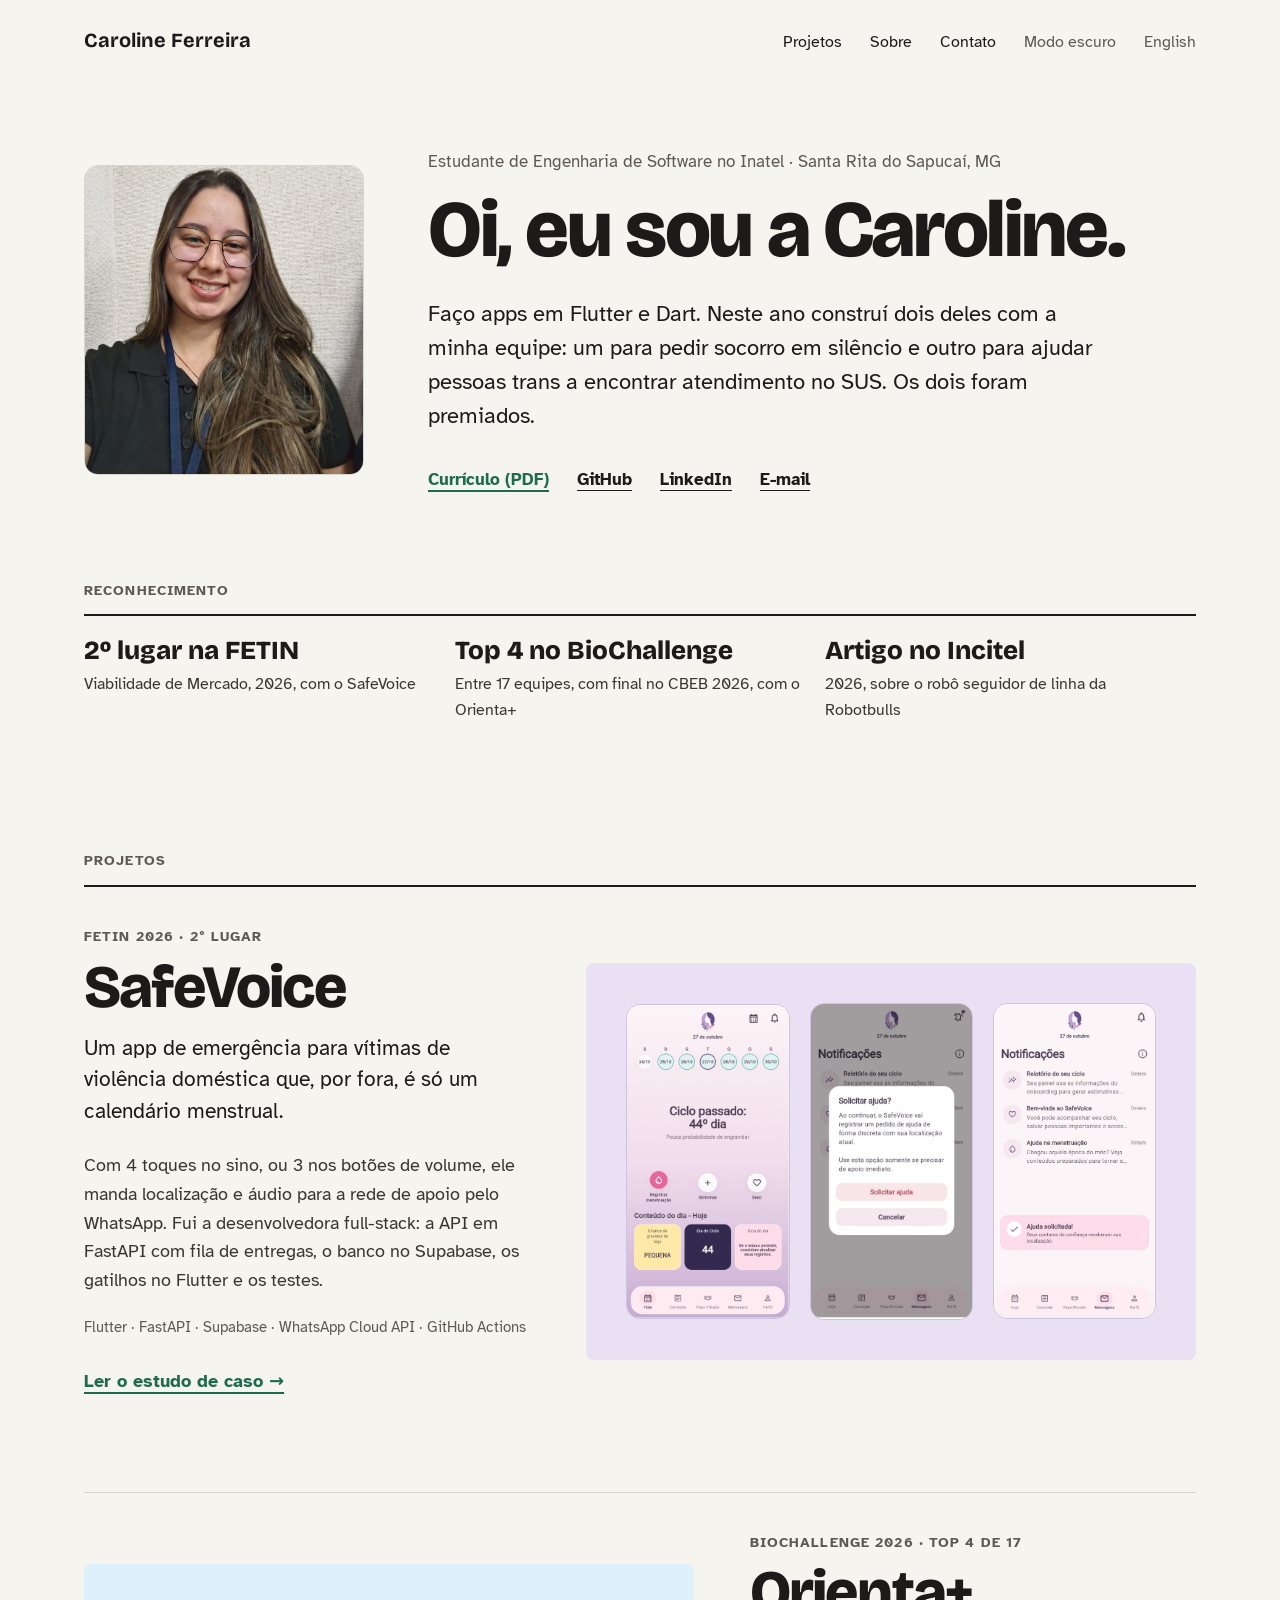
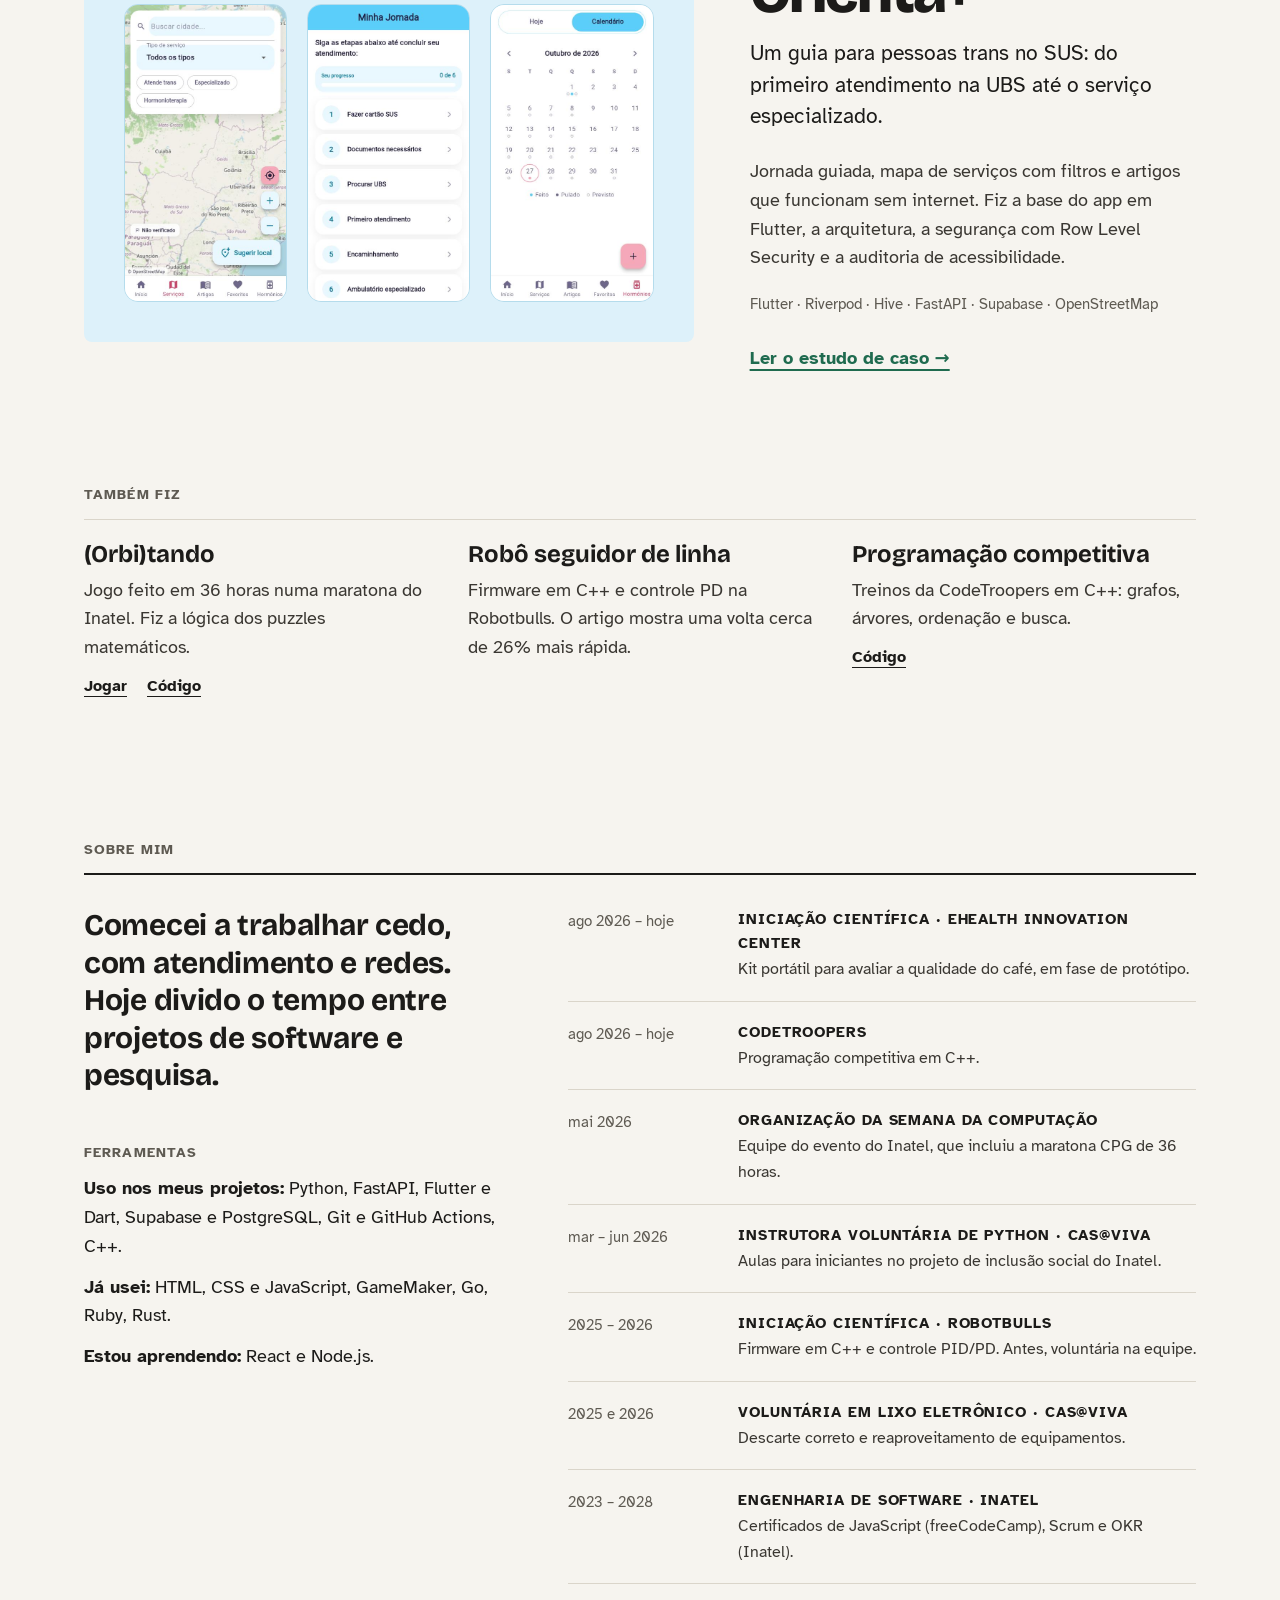
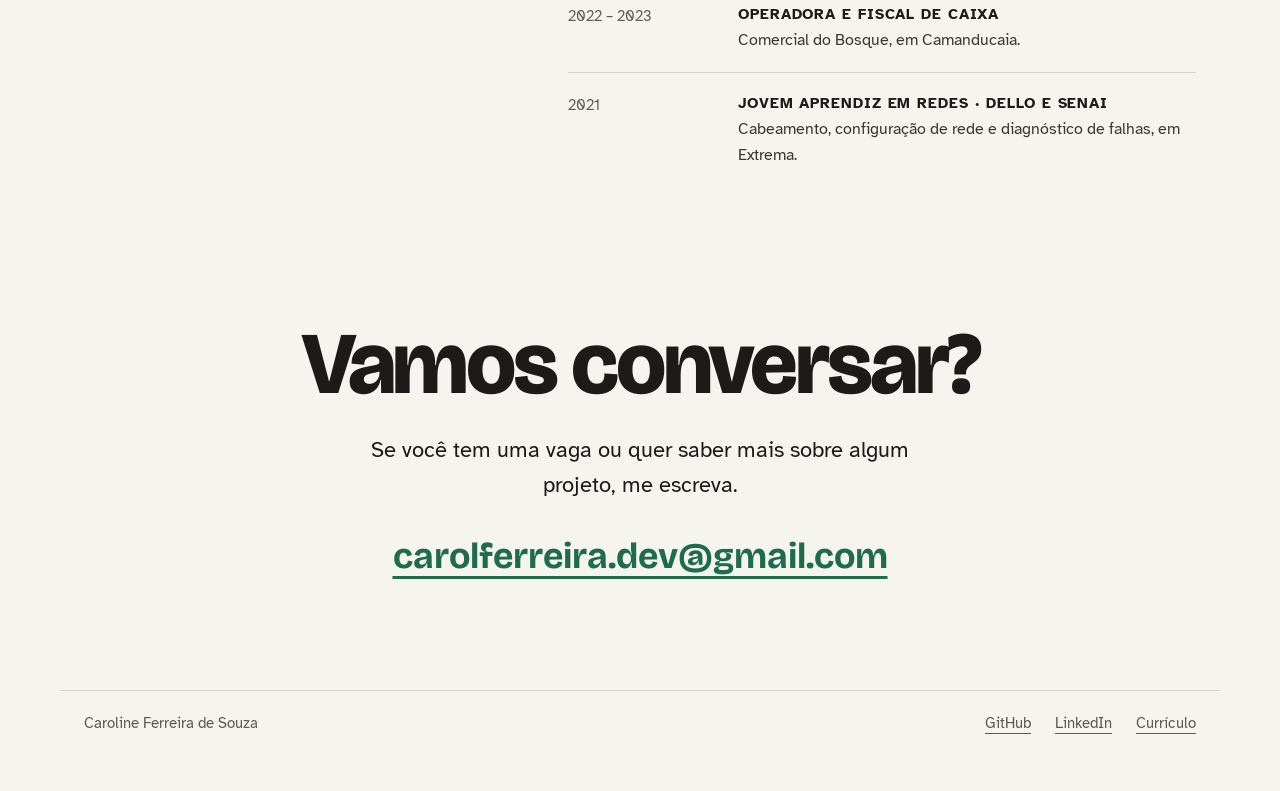
<file: index.html>
<!doctype html>
<html lang="pt-BR">
<head>
  <meta charset="utf-8">
  <meta name="viewport" content="width=device-width, initial-scale=1">
  <title>Caroline Ferreira de Souza · Desenvolvedora de Software</title>
  <meta name="description" content="Portfólio de Caroline Ferreira de Souza, estudante de Engenharia de Software no Inatel. Apps em Flutter e Dart premiados na FETIN e no BioChallenge 2026.">
  <link rel="canonical" href="https://carolferreira-dev.github.io/portifolio/">
  <link rel="alternate" hreflang="pt-BR" href="https://carolferreira-dev.github.io/portifolio/">
  <link rel="alternate" hreflang="en" href="https://carolferreira-dev.github.io/portifolio/en/">
  <meta property="og:type" content="website">
  <meta property="og:title" content="Caroline Ferreira de Souza · Desenvolvedora de Software">
  <meta property="og:description" content="Apps em Flutter e Dart para problemas reais de saúde e segurança.">
  <meta property="og:url" content="https://carolferreira-dev.github.io/portifolio/">
  <meta property="og:image" content="https://carolferreira-dev.github.io/portifolio/assets/img/caroline.jpg">
  <meta property="og:locale" content="pt_BR">
  <link rel="icon" href="favicon.svg" type="image/svg+xml">
  <script>try { var t = localStorage.getItem('theme'); if (t === 'light' || t === 'dark') document.documentElement.dataset.theme = t; } catch (e) {}</script>
  <link rel="preconnect" href="https://fonts.googleapis.com">
  <link rel="preconnect" href="https://fonts.gstatic.com" crossorigin>
  <link href="https://fonts.googleapis.com/css2?family=Bricolage+Grotesque:opsz,wght@12..96,700;12..96,800&family=Atkinson+Hyperlegible:ital,wght@0,400;0,700;1,400&display=swap" rel="stylesheet">
  <link rel="stylesheet" href="assets/css/style.css?v=2">
  <script src="assets/js/main.js?v=2" defer></script>
</head>
<body>
  <a class="skip-link" href="#conteudo">Pular para o conteúdo</a>

  <header class="site-header">
    <div class="wrap">
      <a class="brand" href="#inicio">Caroline Ferreira</a>
      <nav class="nav" aria-label="Principal">
        <a href="#projetos">Projetos</a>
        <a href="#sobre">Sobre</a>
        <a href="#contato">Contato</a>
        <button class="theme-toggle" type="button" data-label-dark="Modo escuro" data-label-light="Modo claro">Modo escuro</button>
        <a class="quiet" href="en/" hreflang="en" lang="en">English</a>
      </nav>
    </div>
  </header>

  <main id="conteudo">
    <section class="hero wrap" id="inicio">
      <div class="hero-grid">
        <img class="hero-photo" src="assets/img/caroline.jpg" width="900" height="996" alt="Foto de Caroline sorrindo, de óculos e cabelo longo">
        <div class="hero-text">
          <p class="kicker">Estudante de Engenharia de Software no Inatel · Santa Rita do Sapucaí, MG</p>
          <h1>Oi, eu sou a Caroline.</h1>
          <p class="intro">Faço apps em Flutter e Dart. Neste ano construí dois deles com a minha equipe: um para pedir socorro em silêncio e outro para ajudar pessoas trans a encontrar atendimento no SUS. Os dois foram premiados.</p>
          <div class="hero-links">
            <a class="action" href="assets/docs/curriculo-caroline-ferreira.pdf" download>Currículo (PDF)</a>
            <a href="https://github.com/carolferreira-dev" rel="me">GitHub</a>
            <a href="https://www.linkedin.com/in/carolineferreiradesouza" rel="me">LinkedIn</a>
            <a href="mailto:carolferreira.dev@gmail.com">E-mail</a>
          </div>
        </div>
      </div>

      <h2 class="label awards-title">Reconhecimento</h2>
      <ul class="awards rule-strong">
        <li><strong>2º lugar na FETIN</strong><span>Viabilidade de Mercado, 2026, com o SafeVoice</span></li>
        <li><strong>Top 4 no BioChallenge</strong><span>Entre 17 equipes, com final no CBEB 2026, com o Orienta+</span></li>
        <li><strong>Artigo no Incitel</strong><span>2026, sobre o robô seguidor de linha da Robotbulls</span></li>
      </ul>
    </section>

    <section class="section wrap" id="projetos" aria-labelledby="projetos-titulo">
      <h2 class="label" id="projetos-titulo">Projetos</h2>

      <article class="project rule-strong" aria-labelledby="sv">
        <div class="project-text">
          <p class="label">FETIN 2026 · 2º lugar</p>
          <h3 id="sv">SafeVoice</h3>
          <p class="lede">Um app de emergência para vítimas de violência doméstica que, por fora, é só um calendário menstrual.</p>
          <p class="details">Com 4 toques no sino, ou 3 nos botões de volume, ele manda localização e áudio para a rede de apoio pelo WhatsApp. Fui a desenvolvedora full-stack: a API em FastAPI com fila de entregas, o banco no Supabase, os gatilhos no Flutter e os testes.</p>
          <p class="stack">Flutter · FastAPI · Supabase · WhatsApp Cloud API · GitHub Actions</p>
          <p class="more"><a class="action" href="projetos/safevoice.html">Ler o estudo de caso →</a></p>
        </div>
        <div class="shots band-sv">
          <img src="assets/img/safevoice/01-inicio-disfarce.png" width="448" height="870" loading="lazy" alt="Tela inicial com aparência de calendário menstrual">
          <img src="assets/img/safevoice/05-sos-confirmacao.png" width="436" height="854" loading="lazy" alt="Confirmação “Solicitar ajuda?” depois de 4 toques no sino">
          <img src="assets/img/safevoice/07-sos-ajuda-solicitada.png" width="436" height="849" loading="lazy" alt="Aviso “Ajuda solicitada!”">
        </div>
      </article>

      <article class="project reverse rule" aria-labelledby="op">
        <div class="shots band-op">
          <img src="assets/img/orienta/05-mapa-servicos.png" width="450" height="825" loading="lazy" alt="Mapa de serviços com os filtros Atende trans, Especializado e Hormonioterapia">
          <img src="assets/img/orienta/06-jornada.png" width="450" height="825" loading="lazy" alt="Jornada guiada em seis etapas">
          <img src="assets/img/orienta/10-hormonizacao-calendario.png" width="450" height="825" loading="lazy" alt="Calendário de hormonização">
        </div>
        <div class="project-text">
          <p class="label">BioChallenge 2026 · Top 4 de 17</p>
          <h3 id="op">Orienta+</h3>
          <p class="lede">Um guia para pessoas trans no SUS: do primeiro atendimento na UBS até o serviço especializado.</p>
          <p class="details">Jornada guiada, mapa de serviços com filtros e artigos que funcionam sem internet. Fiz a base do app em Flutter, a arquitetura, a segurança com Row Level Security e a auditoria de acessibilidade.</p>
          <p class="stack">Flutter · Riverpod · Hive · FastAPI · Supabase · OpenStreetMap</p>
          <p class="more"><a class="action" href="projetos/orienta-plus.html">Ler o estudo de caso →</a></p>
        </div>
      </article>

      <h3 class="label also-title">Também fiz</h3>
      <div class="also rule">
        <article>
          <h4>(Orbi)tando</h4>
          <p>Jogo feito em 36 horas numa maratona do Inatel. Fiz a lógica dos puzzles matemáticos.</p>
          <p class="links"><a href="https://njj21.itch.io/orbitando">Jogar</a><a href="https://github.com/carolferreira-dev/the-sixth-slice">Código</a></p>
        </article>
        <article>
          <h4>Robô seguidor de linha</h4>
          <p>Firmware em C++ e controle PD na Robotbulls. O artigo mostra uma volta cerca de 26% mais rápida.</p>
        </article>
        <article>
          <h4>Programação competitiva</h4>
          <p>Treinos da CodeTroopers em C++: grafos, árvores, ordenação e busca.</p>
          <p class="links"><a href="https://github.com/carolferreira-dev/treinamento-codetroopers">Código</a></p>
        </article>
      </div>
    </section>

    <section class="section wrap" id="sobre" aria-labelledby="sobre-titulo">
      <h2 class="label" id="sobre-titulo">Sobre mim</h2>
      <div class="about rule-strong">
        <div class="about-intro">
          <p class="statement">Comecei a trabalhar cedo, com atendimento e redes. Hoje divido o tempo entre projetos de software e pesquisa.</p>
          <h3 class="label">Ferramentas</h3>
          <p><strong>Uso nos meus projetos:</strong> Python, FastAPI, Flutter e Dart, Supabase e PostgreSQL, Git e GitHub Actions, C++.</p>
          <p><strong>Já usei:</strong> HTML, CSS e JavaScript, GameMaker, Go, Ruby, Rust.</p>
          <p><strong>Estou aprendendo:</strong> React e Node.js.</p>
        </div>
        <ol class="timeline">
          <li><time>ago 2026 – hoje</time><div><h4>Iniciação Científica · eHealth Innovation Center</h4><p>Kit portátil para avaliar a qualidade do café, em fase de protótipo.</p></div></li>
          <li><time>ago 2026 – hoje</time><div><h4>CodeTroopers</h4><p>Programação competitiva em C++.</p></div></li>
          <li><time>mai 2026</time><div><h4>Organização da Semana da Computação</h4><p>Equipe do evento do Inatel, que incluiu a maratona CPG de 36 horas.</p></div></li>
          <li><time>mar – jun 2026</time><div><h4>Instrutora voluntária de Python · Cas@Viva</h4><p>Aulas para iniciantes no projeto de inclusão social do Inatel.</p></div></li>
          <li><time>2025 – 2026</time><div><h4>Iniciação Científica · Robotbulls</h4><p>Firmware em C++ e controle PID/PD. Antes, voluntária na equipe.</p></div></li>
          <li><time>2025 e 2026</time><div><h4>Voluntária em lixo eletrônico · Cas@Viva</h4><p>Descarte correto e reaproveitamento de equipamentos.</p></div></li>
          <li><time>2023 – 2028</time><div><h4>Engenharia de Software · Inatel</h4><p>Certificados de JavaScript (freeCodeCamp), Scrum e OKR (Inatel).</p></div></li>
          <li><time>2022 – 2023</time><div><h4>Operadora e fiscal de caixa</h4><p>Comercial do Bosque, em Camanducaia.</p></div></li>
          <li><time>2021</time><div><h4>Jovem Aprendiz em redes · Dello e Senai</h4><p>Cabeamento, configuração de rede e diagnóstico de falhas, em Extrema.</p></div></li>
        </ol>
      </div>
    </section>

    <section class="contact wrap" id="contato" aria-labelledby="contato-titulo">
      <h2 id="contato-titulo">Vamos conversar?</h2>
      <p>Se você tem uma vaga ou quer saber mais sobre algum projeto, me escreva.</p>
      <a class="email" href="mailto:carolferreira.dev@gmail.com">carolferreira.dev@gmail.com</a>
    </section>
  </main>

  <footer class="site-footer">
    <div class="wrap">
      <span>Caroline Ferreira de Souza</span>
      <nav aria-label="Redes">
        <a href="https://github.com/carolferreira-dev" rel="me">GitHub</a>
        <a href="https://www.linkedin.com/in/carolineferreiradesouza" rel="me">LinkedIn</a>
        <a href="assets/docs/curriculo-caroline-ferreira.pdf" download>Currículo</a>
      </nav>
    </div>
  </footer>
</body>
</html>
</file>
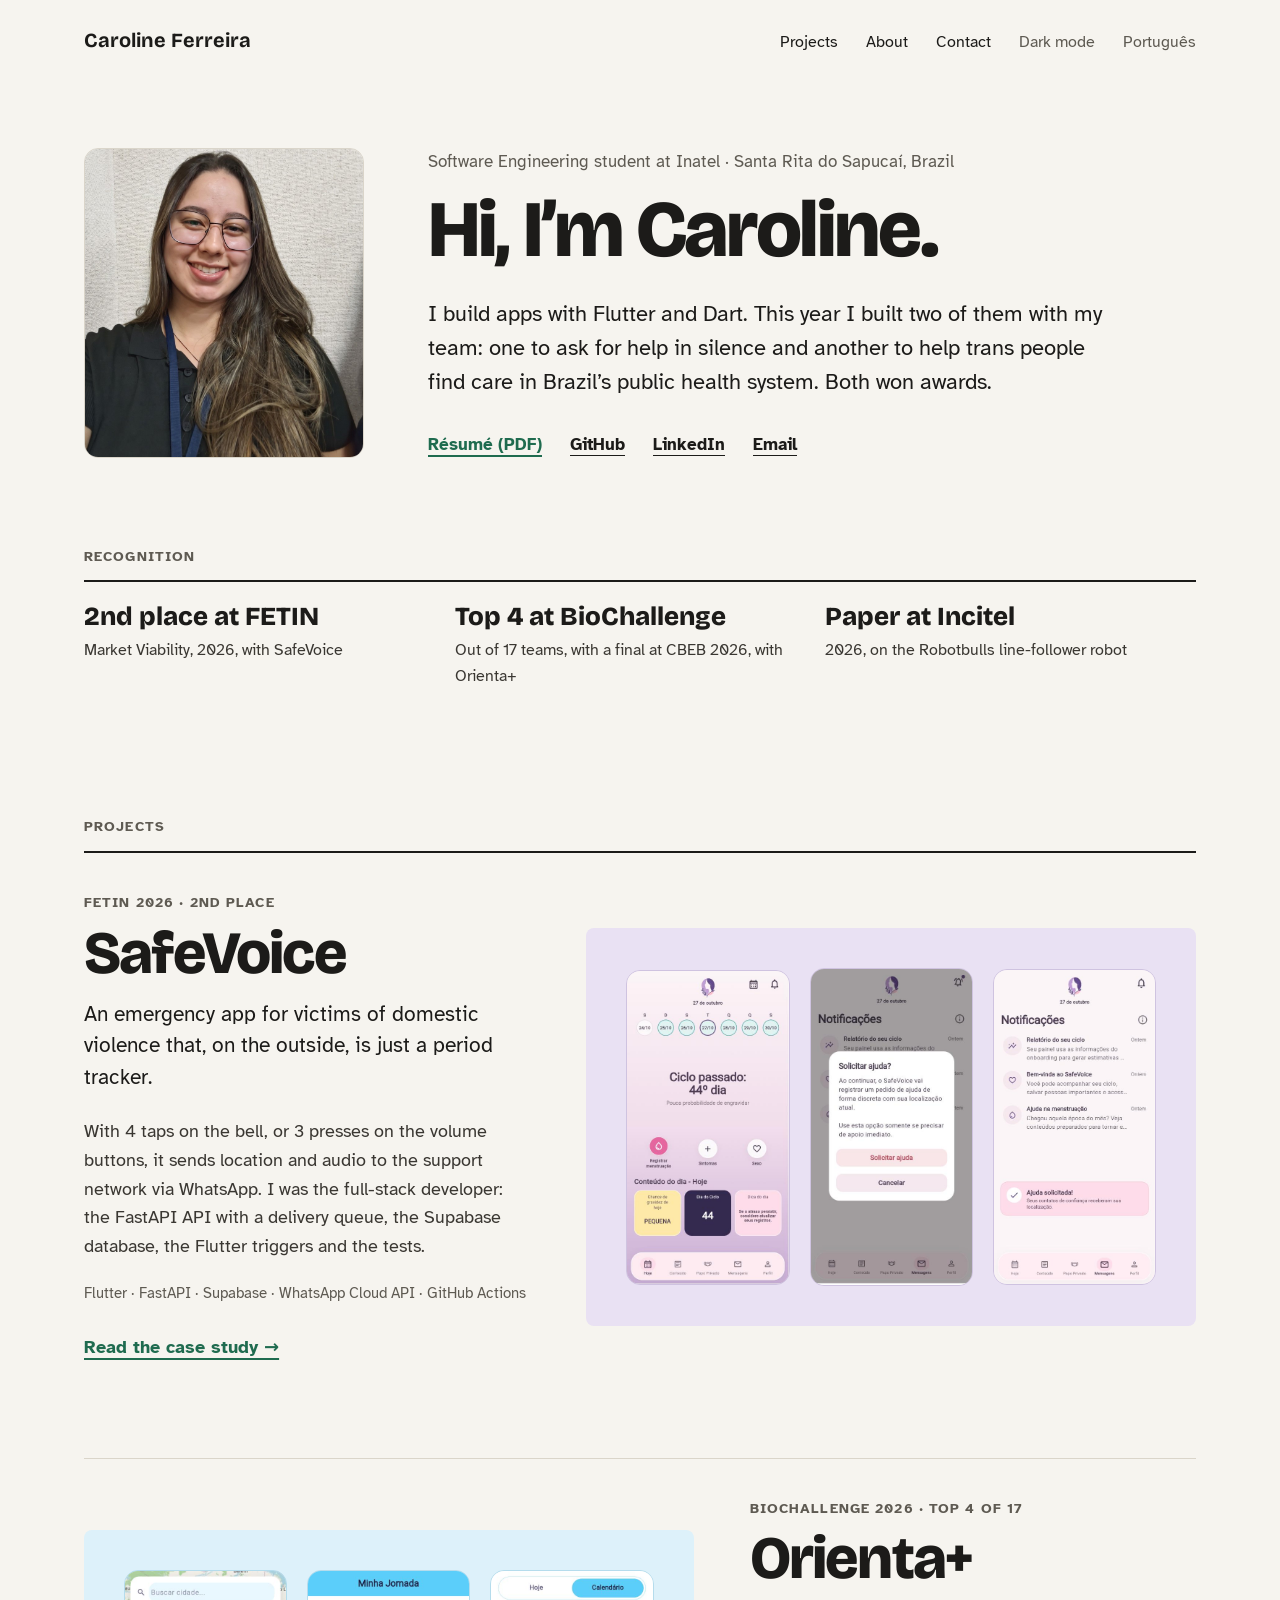
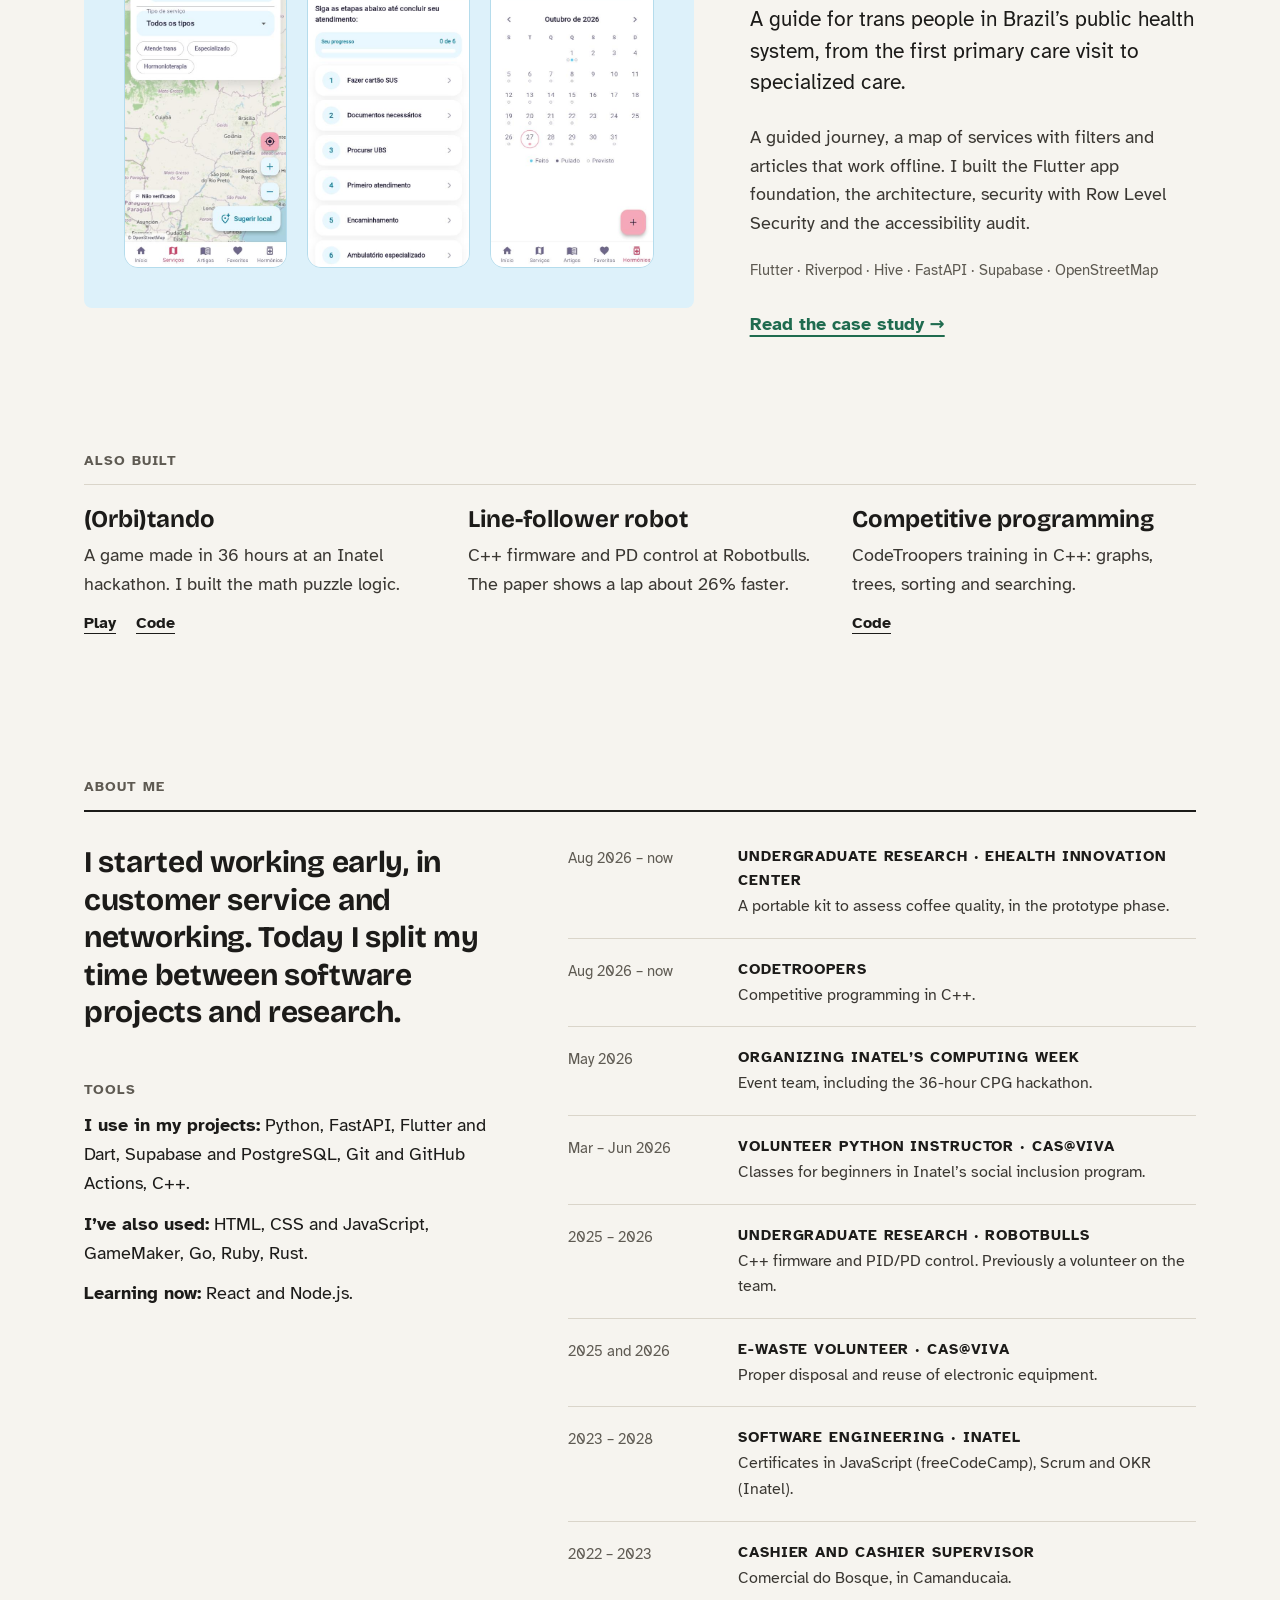
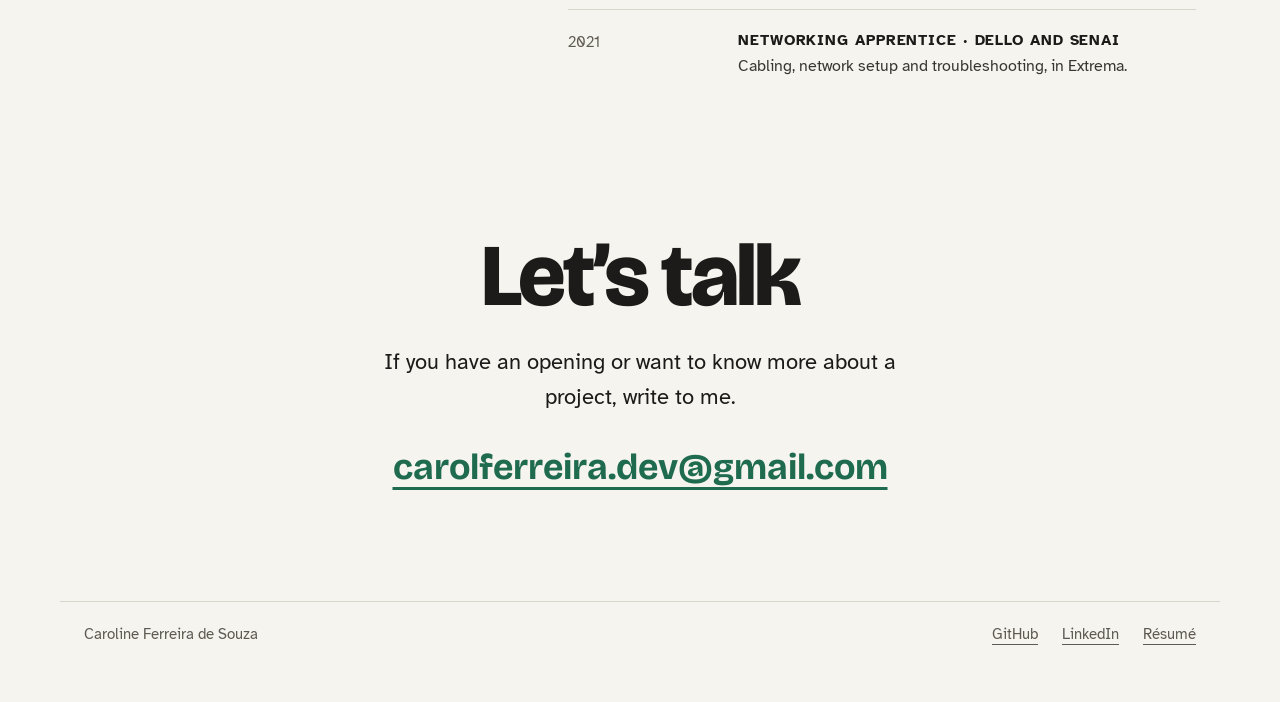
<file: en/index.html>
<!doctype html>
<html lang="en">
<head>
  <meta charset="utf-8">
  <meta name="viewport" content="width=device-width, initial-scale=1">
  <title>Caroline Ferreira de Souza · Software Developer</title>
  <meta name="description" content="Portfolio of Caroline Ferreira de Souza, Software Engineering student at Inatel, Brazil. Award-winning Flutter and Dart apps from FETIN and BioChallenge 2026.">
  <link rel="canonical" href="https://carolferreira-dev.github.io/portifolio/en/">
  <link rel="alternate" hreflang="pt-BR" href="https://carolferreira-dev.github.io/portifolio/">
  <link rel="alternate" hreflang="en" href="https://carolferreira-dev.github.io/portifolio/en/">
  <meta property="og:type" content="website">
  <meta property="og:title" content="Caroline Ferreira de Souza · Software Developer">
  <meta property="og:description" content="Flutter and Dart apps for real problems in health and safety.">
  <meta property="og:url" content="https://carolferreira-dev.github.io/portifolio/en/">
  <meta property="og:image" content="https://carolferreira-dev.github.io/portifolio/assets/img/caroline.jpg">
  <meta property="og:locale" content="en_US">
  <link rel="icon" href="../favicon.svg" type="image/svg+xml">
  <script>try { var t = localStorage.getItem('theme'); if (t === 'light' || t === 'dark') document.documentElement.dataset.theme = t; } catch (e) {}</script>
  <link rel="preconnect" href="https://fonts.googleapis.com">
  <link rel="preconnect" href="https://fonts.gstatic.com" crossorigin>
  <link href="https://fonts.googleapis.com/css2?family=Bricolage+Grotesque:opsz,wght@12..96,700;12..96,800&family=Atkinson+Hyperlegible:ital,wght@0,400;0,700;1,400&display=swap" rel="stylesheet">
  <link rel="stylesheet" href="../assets/css/style.css?v=2">
  <script src="../assets/js/main.js?v=2" defer></script>
</head>
<body>
  <a class="skip-link" href="#content">Skip to content</a>

  <header class="site-header">
    <div class="wrap">
      <a class="brand" href="#home">Caroline Ferreira</a>
      <nav class="nav" aria-label="Main">
        <a href="#projects">Projects</a>
        <a href="#about">About</a>
        <a href="#contact">Contact</a>
        <button class="theme-toggle" type="button" data-label-dark="Dark mode" data-label-light="Light mode">Dark mode</button>
        <a class="quiet" href="../" hreflang="pt-BR" lang="pt-BR">Português</a>
      </nav>
    </div>
  </header>

  <main id="content">
    <section class="hero wrap" id="home">
      <div class="hero-grid">
        <img class="hero-photo" src="../assets/img/caroline.jpg" width="900" height="996" alt="Photo of Caroline smiling, wearing glasses, with long hair">
        <div class="hero-text">
          <p class="kicker">Software Engineering student at Inatel · Santa Rita do Sapucaí, Brazil</p>
          <h1>Hi, I’m Caroline.</h1>
          <p class="intro">I build apps with Flutter and Dart. This year I built two of them with my team: one to ask for help in silence and another to help trans people find care in Brazil’s public health system. Both won awards.</p>
          <div class="hero-links">
            <a class="action" href="../assets/docs/curriculo-caroline-ferreira.pdf" download hreflang="pt-BR" title="Résumé in Portuguese">Résumé (PDF)</a>
            <a href="https://github.com/carolferreira-dev" rel="me">GitHub</a>
            <a href="https://www.linkedin.com/in/carolineferreiradesouza" rel="me">LinkedIn</a>
            <a href="mailto:carolferreira.dev@gmail.com">Email</a>
          </div>
        </div>
      </div>

      <h2 class="label awards-title">Recognition</h2>
      <ul class="awards rule-strong">
        <li><strong>2nd place at FETIN</strong><span>Market Viability, 2026, with SafeVoice</span></li>
        <li><strong>Top 4 at BioChallenge</strong><span>Out of 17 teams, with a final at CBEB 2026, with Orienta+</span></li>
        <li><strong>Paper at Incitel</strong><span>2026, on the Robotbulls line-follower robot</span></li>
      </ul>
    </section>

    <section class="section wrap" id="projects" aria-labelledby="projects-title">
      <h2 class="label" id="projects-title">Projects</h2>

      <article class="project rule-strong" aria-labelledby="sv">
        <div class="project-text">
          <p class="label">FETIN 2026 · 2nd place</p>
          <h3 id="sv">SafeVoice</h3>
          <p class="lede">An emergency app for victims of domestic violence that, on the outside, is just a period tracker.</p>
          <p class="details">With 4 taps on the bell, or 3 presses on the volume buttons, it sends location and audio to the support network via WhatsApp. I was the full-stack developer: the FastAPI API with a delivery queue, the Supabase database, the Flutter triggers and the tests.</p>
          <p class="stack">Flutter · FastAPI · Supabase · WhatsApp Cloud API · GitHub Actions</p>
          <p class="more"><a class="action" href="projects/safevoice.html">Read the case study →</a></p>
        </div>
        <div class="shots band-sv">
          <img src="../assets/img/safevoice/01-inicio-disfarce.png" width="448" height="870" loading="lazy" alt="Home screen that looks like a period tracker (app in Portuguese)">
          <img src="../assets/img/safevoice/05-sos-confirmacao.png" width="436" height="854" loading="lazy" alt="Help request confirmation after 4 taps on the bell">
          <img src="../assets/img/safevoice/07-sos-ajuda-solicitada.png" width="436" height="849" loading="lazy" alt="“Help requested” message">
        </div>
      </article>

      <article class="project reverse rule" aria-labelledby="op">
        <div class="shots band-op">
          <img src="../assets/img/orienta/05-mapa-servicos.png" width="450" height="825" loading="lazy" alt="Map of services with filters (app in Portuguese)">
          <img src="../assets/img/orienta/06-jornada.png" width="450" height="825" loading="lazy" alt="Six-step guided journey">
          <img src="../assets/img/orienta/10-hormonizacao-calendario.png" width="450" height="825" loading="lazy" alt="Hormone therapy calendar">
        </div>
        <div class="project-text">
          <p class="label">BioChallenge 2026 · Top 4 of 17</p>
          <h3 id="op">Orienta+</h3>
          <p class="lede">A guide for trans people in Brazil’s public health system, from the first primary care visit to specialized care.</p>
          <p class="details">A guided journey, a map of services with filters and articles that work offline. I built the Flutter app foundation, the architecture, security with Row Level Security and the accessibility audit.</p>
          <p class="stack">Flutter · Riverpod · Hive · FastAPI · Supabase · OpenStreetMap</p>
          <p class="more"><a class="action" href="projects/orienta-plus.html">Read the case study →</a></p>
        </div>
      </article>

      <h3 class="label also-title">Also built</h3>
      <div class="also rule">
        <article>
          <h4>(Orbi)tando</h4>
          <p>A game made in 36 hours at an Inatel hackathon. I built the math puzzle logic.</p>
          <p class="links"><a href="https://njj21.itch.io/orbitando">Play</a><a href="https://github.com/carolferreira-dev/the-sixth-slice">Code</a></p>
        </article>
        <article>
          <h4>Line-follower robot</h4>
          <p>C++ firmware and PD control at Robotbulls. The paper shows a lap about 26% faster.</p>
        </article>
        <article>
          <h4>Competitive programming</h4>
          <p>CodeTroopers training in C++: graphs, trees, sorting and searching.</p>
          <p class="links"><a href="https://github.com/carolferreira-dev/treinamento-codetroopers">Code</a></p>
        </article>
      </div>
    </section>

    <section class="section wrap" id="about" aria-labelledby="about-title">
      <h2 class="label" id="about-title">About me</h2>
      <div class="about rule-strong">
        <div class="about-intro">
          <p class="statement">I started working early, in customer service and networking. Today I split my time between software projects and research.</p>
          <h3 class="label">Tools</h3>
          <p><strong>I use in my projects:</strong> Python, FastAPI, Flutter and Dart, Supabase and PostgreSQL, Git and GitHub Actions, C++.</p>
          <p><strong>I’ve also used:</strong> HTML, CSS and JavaScript, GameMaker, Go, Ruby, Rust.</p>
          <p><strong>Learning now:</strong> React and Node.js.</p>
        </div>
        <ol class="timeline">
          <li><time>Aug 2026 – now</time><div><h4>Undergraduate research · eHealth Innovation Center</h4><p>A portable kit to assess coffee quality, in the prototype phase.</p></div></li>
          <li><time>Aug 2026 – now</time><div><h4>CodeTroopers</h4><p>Competitive programming in C++.</p></div></li>
          <li><time>May 2026</time><div><h4>Organizing Inatel’s Computing Week</h4><p>Event team, including the 36-hour CPG hackathon.</p></div></li>
          <li><time>Mar – Jun 2026</time><div><h4>Volunteer Python instructor · Cas@Viva</h4><p>Classes for beginners in Inatel’s social inclusion program.</p></div></li>
          <li><time>2025 – 2026</time><div><h4>Undergraduate research · Robotbulls</h4><p>C++ firmware and PID/PD control. Previously a volunteer on the team.</p></div></li>
          <li><time>2025 and 2026</time><div><h4>E-waste volunteer · Cas@Viva</h4><p>Proper disposal and reuse of electronic equipment.</p></div></li>
          <li><time>2023 – 2028</time><div><h4>Software Engineering · Inatel</h4><p>Certificates in JavaScript (freeCodeCamp), Scrum and OKR (Inatel).</p></div></li>
          <li><time>2022 – 2023</time><div><h4>Cashier and cashier supervisor</h4><p>Comercial do Bosque, in Camanducaia.</p></div></li>
          <li><time>2021</time><div><h4>Networking apprentice · Dello and Senai</h4><p>Cabling, network setup and troubleshooting, in Extrema.</p></div></li>
        </ol>
      </div>
    </section>

    <section class="contact wrap" id="contact" aria-labelledby="contact-title">
      <h2 id="contact-title">Let’s talk</h2>
      <p>If you have an opening or want to know more about a project, write to me.</p>
      <a class="email" href="mailto:carolferreira.dev@gmail.com">carolferreira.dev@gmail.com</a>
    </section>
  </main>

  <footer class="site-footer">
    <div class="wrap">
      <span>Caroline Ferreira de Souza</span>
      <nav aria-label="Profiles">
        <a href="https://github.com/carolferreira-dev" rel="me">GitHub</a>
        <a href="https://www.linkedin.com/in/carolineferreiradesouza" rel="me">LinkedIn</a>
        <a href="../assets/docs/curriculo-caroline-ferreira.pdf" download>Résumé</a>
      </nav>
    </div>
  </footer>
</body>
</html>
</file>
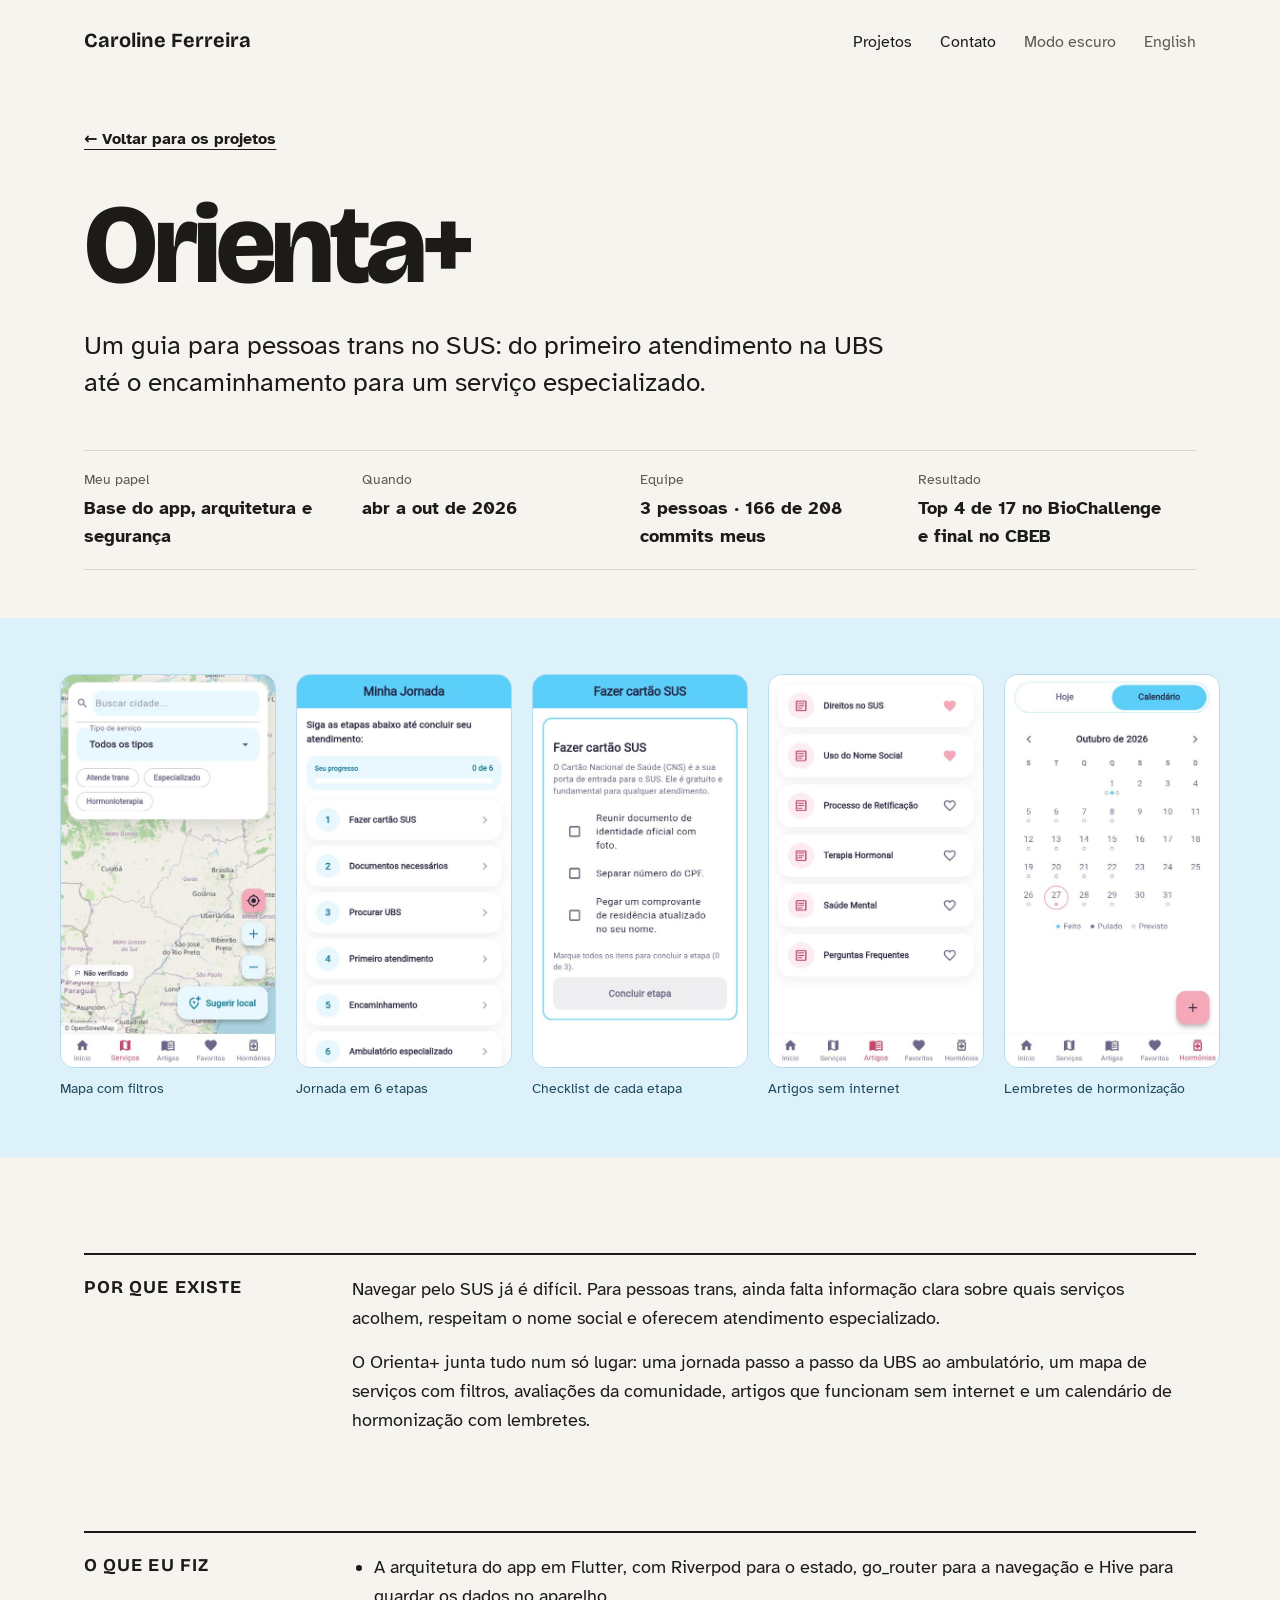
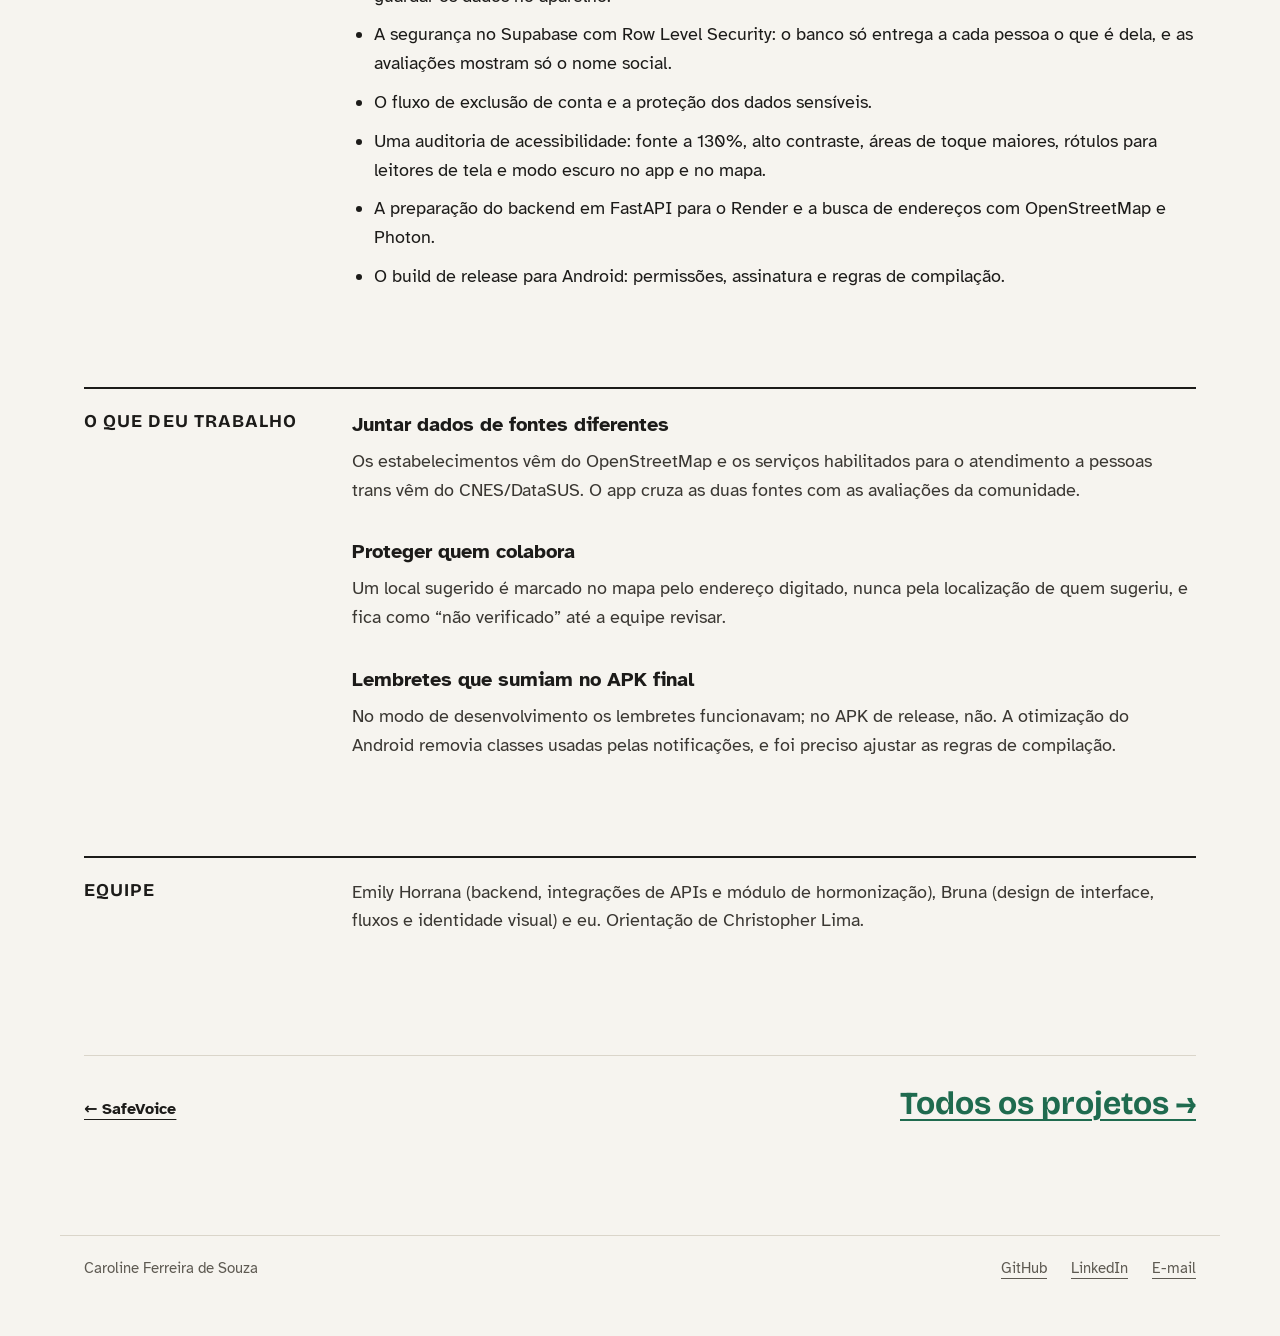
<file: projetos/orienta-plus.html>
<!doctype html>
<html lang="pt-BR">
<head>
  <meta charset="utf-8">
  <meta name="viewport" content="width=device-width, initial-scale=1">
  <title>Orienta+ · Estudo de caso · Caroline Ferreira</title>
  <meta name="description" content="Orienta+: app em Flutter que guia pessoas trans no acesso ao SUS. Top 4 no BioChallenge 2026 e finalista no CBEB 2026.">
  <link rel="canonical" href="https://carolferreira-dev.github.io/portifolio/projetos/orienta-plus.html">
  <link rel="alternate" hreflang="pt-BR" href="https://carolferreira-dev.github.io/portifolio/projetos/orienta-plus.html">
  <link rel="alternate" hreflang="en" href="https://carolferreira-dev.github.io/portifolio/en/projects/orienta-plus.html">
  <meta property="og:type" content="article">
  <meta property="og:title" content="Orienta+ · Estudo de caso">
  <meta property="og:description" content="App que guia pessoas trans no acesso ao SUS, com mapa de serviços, jornada guiada e conteúdo offline.">
  <meta property="og:url" content="https://carolferreira-dev.github.io/portifolio/projetos/orienta-plus.html">
  <link rel="icon" href="../favicon.svg" type="image/svg+xml">
  <script>try { var t = localStorage.getItem('theme'); if (t === 'light' || t === 'dark') document.documentElement.dataset.theme = t; } catch (e) {}</script>
  <link rel="preconnect" href="https://fonts.googleapis.com">
  <link rel="preconnect" href="https://fonts.gstatic.com" crossorigin>
  <link href="https://fonts.googleapis.com/css2?family=Bricolage+Grotesque:opsz,wght@12..96,700;12..96,800&family=Atkinson+Hyperlegible:ital,wght@0,400;0,700;1,400&display=swap" rel="stylesheet">
  <link rel="stylesheet" href="../assets/css/style.css?v=2">
  <script src="../assets/js/main.js?v=2" defer></script>
</head>
<body>
  <a class="skip-link" href="#conteudo">Pular para o conteúdo</a>

  <header class="site-header">
    <div class="wrap">
      <a class="brand" href="../">Caroline Ferreira</a>
      <nav class="nav" aria-label="Principal">
        <a href="../#projetos">Projetos</a>
        <a href="../#contato">Contato</a>
        <button class="theme-toggle" type="button" data-label-dark="Modo escuro" data-label-light="Modo claro">Modo escuro</button>
        <a class="quiet" href="../en/projects/orienta-plus.html" hreflang="en" lang="en">English</a>
      </nav>
    </div>
  </header>

  <main id="conteudo">
    <section class="case-hero wrap">
      <a class="back" href="../#projetos">← Voltar para os projetos</a>
      <h1>Orienta+</h1>
      <p class="summary">Um guia para pessoas trans no SUS: do primeiro atendimento na UBS até o encaminhamento para um serviço especializado.</p>
      <dl class="facts">
        <div><dt>Meu papel</dt><dd>Base do app, arquitetura e segurança</dd></div>
        <div><dt>Quando</dt><dd>abr a out de 2026</dd></div>
        <div><dt>Equipe</dt><dd>3 pessoas · 166 de 208 commits meus</dd></div>
        <div><dt>Resultado</dt><dd>Top 4 de 17 no BioChallenge e final no CBEB</dd></div>
      </dl>
    </section>

    <section class="gallery band-op" aria-label="Telas do app">
      <div class="grid">
        <figure><img src="../assets/img/orienta/05-mapa-servicos.png" width="450" height="825" loading="lazy" alt="Mapa de serviços com os filtros Atende trans, Especializado e Hormonioterapia"><figcaption>Mapa com filtros</figcaption></figure>
        <figure><img src="../assets/img/orienta/06-jornada.png" width="450" height="825" loading="lazy" alt="Jornada guiada em seis etapas"><figcaption>Jornada em 6 etapas</figcaption></figure>
        <figure><img src="../assets/img/orienta/07-etapa-checklist.png" width="450" height="825" loading="lazy" alt="Checklist da etapa Fazer cartão SUS"><figcaption>Checklist de cada etapa</figcaption></figure>
        <figure><img src="../assets/img/orienta/08-base-conhecimento.png" width="450" height="825" loading="lazy" alt="Artigos da base de conhecimento"><figcaption>Artigos sem internet</figcaption></figure>
        <figure><img src="../assets/img/orienta/10-hormonizacao-calendario.png" width="450" height="825" loading="lazy" alt="Calendário de hormonização com doses feitas, puladas e previstas"><figcaption>Lembretes de hormonização</figcaption></figure>
      </div>
    </section>

    <section class="case-section wrap">
      <div class="cols rule-strong">
        <h2 class="label">Por que existe</h2>
        <div class="content">
          <p>Navegar pelo SUS já é difícil. Para pessoas trans, ainda falta informação clara sobre quais serviços acolhem, respeitam o nome social e oferecem atendimento especializado.</p>
          <p>O Orienta+ junta tudo num só lugar: uma jornada passo a passo da UBS ao ambulatório, um mapa de serviços com filtros, avaliações da comunidade, artigos que funcionam sem internet e um calendário de hormonização com lembretes.</p>
        </div>
      </div>
    </section>

    <section class="case-section wrap">
      <div class="cols rule-strong">
        <h2 class="label">O que eu fiz</h2>
        <ul class="content">
          <li>A arquitetura do app em Flutter, com Riverpod para o estado, go_router para a navegação e Hive para guardar os dados no aparelho.</li>
          <li>A segurança no Supabase com Row Level Security: o banco só entrega a cada pessoa o que é dela, e as avaliações mostram só o nome social.</li>
          <li>O fluxo de exclusão de conta e a proteção dos dados sensíveis.</li>
          <li>Uma auditoria de acessibilidade: fonte a 130%, alto contraste, áreas de toque maiores, rótulos para leitores de tela e modo escuro no app e no mapa.</li>
          <li>A preparação do backend em FastAPI para o Render e a busca de endereços com OpenStreetMap e Photon.</li>
          <li>O build de release para Android: permissões, assinatura e regras de compilação.</li>
        </ul>
      </div>
    </section>

    <section class="case-section wrap">
      <div class="cols rule-strong">
        <h2 class="label">O que deu trabalho</h2>
        <div class="content">
          <div class="challenge"><h3>Juntar dados de fontes diferentes</h3><p>Os estabelecimentos vêm do OpenStreetMap e os serviços habilitados para o atendimento a pessoas trans vêm do CNES/DataSUS. O app cruza as duas fontes com as avaliações da comunidade.</p></div>
          <div class="challenge"><h3>Proteger quem colabora</h3><p>Um local sugerido é marcado no mapa pelo endereço digitado, nunca pela localização de quem sugeriu, e fica como “não verificado” até a equipe revisar.</p></div>
          <div class="challenge"><h3>Lembretes que sumiam no APK final</h3><p>No modo de desenvolvimento os lembretes funcionavam; no APK de release, não. A otimização do Android removia classes usadas pelas notificações, e foi preciso ajustar as regras de compilação.</p></div>
        </div>
      </div>
    </section>

    <section class="case-section wrap">
      <div class="cols rule-strong">
        <h2 class="label">Equipe</h2>
        <p class="content team">Emily Horrana (backend, integrações de APIs e módulo de hormonização), Bruna (design de interface, fluxos e identidade visual) e eu. Orientação de Christopher Lima.</p>
      </div>
    </section>

    <nav class="case-next" aria-label="Outros projetos">
      <div class="wrap"><div class="rule">
        <a class="back" href="safevoice.html">← SafeVoice</a>
        <a class="next" href="../#projetos">Todos os projetos →</a>
      </div></div>
    </nav>
  </main>

  <footer class="site-footer">
    <div class="wrap">
      <span>Caroline Ferreira de Souza</span>
      <nav aria-label="Redes">
        <a href="https://github.com/carolferreira-dev" rel="me">GitHub</a>
        <a href="https://www.linkedin.com/in/carolineferreiradesouza" rel="me">LinkedIn</a>
        <a href="mailto:carolferreira.dev@gmail.com">E-mail</a>
      </nav>
    </div>
  </footer>
</body>
</html>
</file>
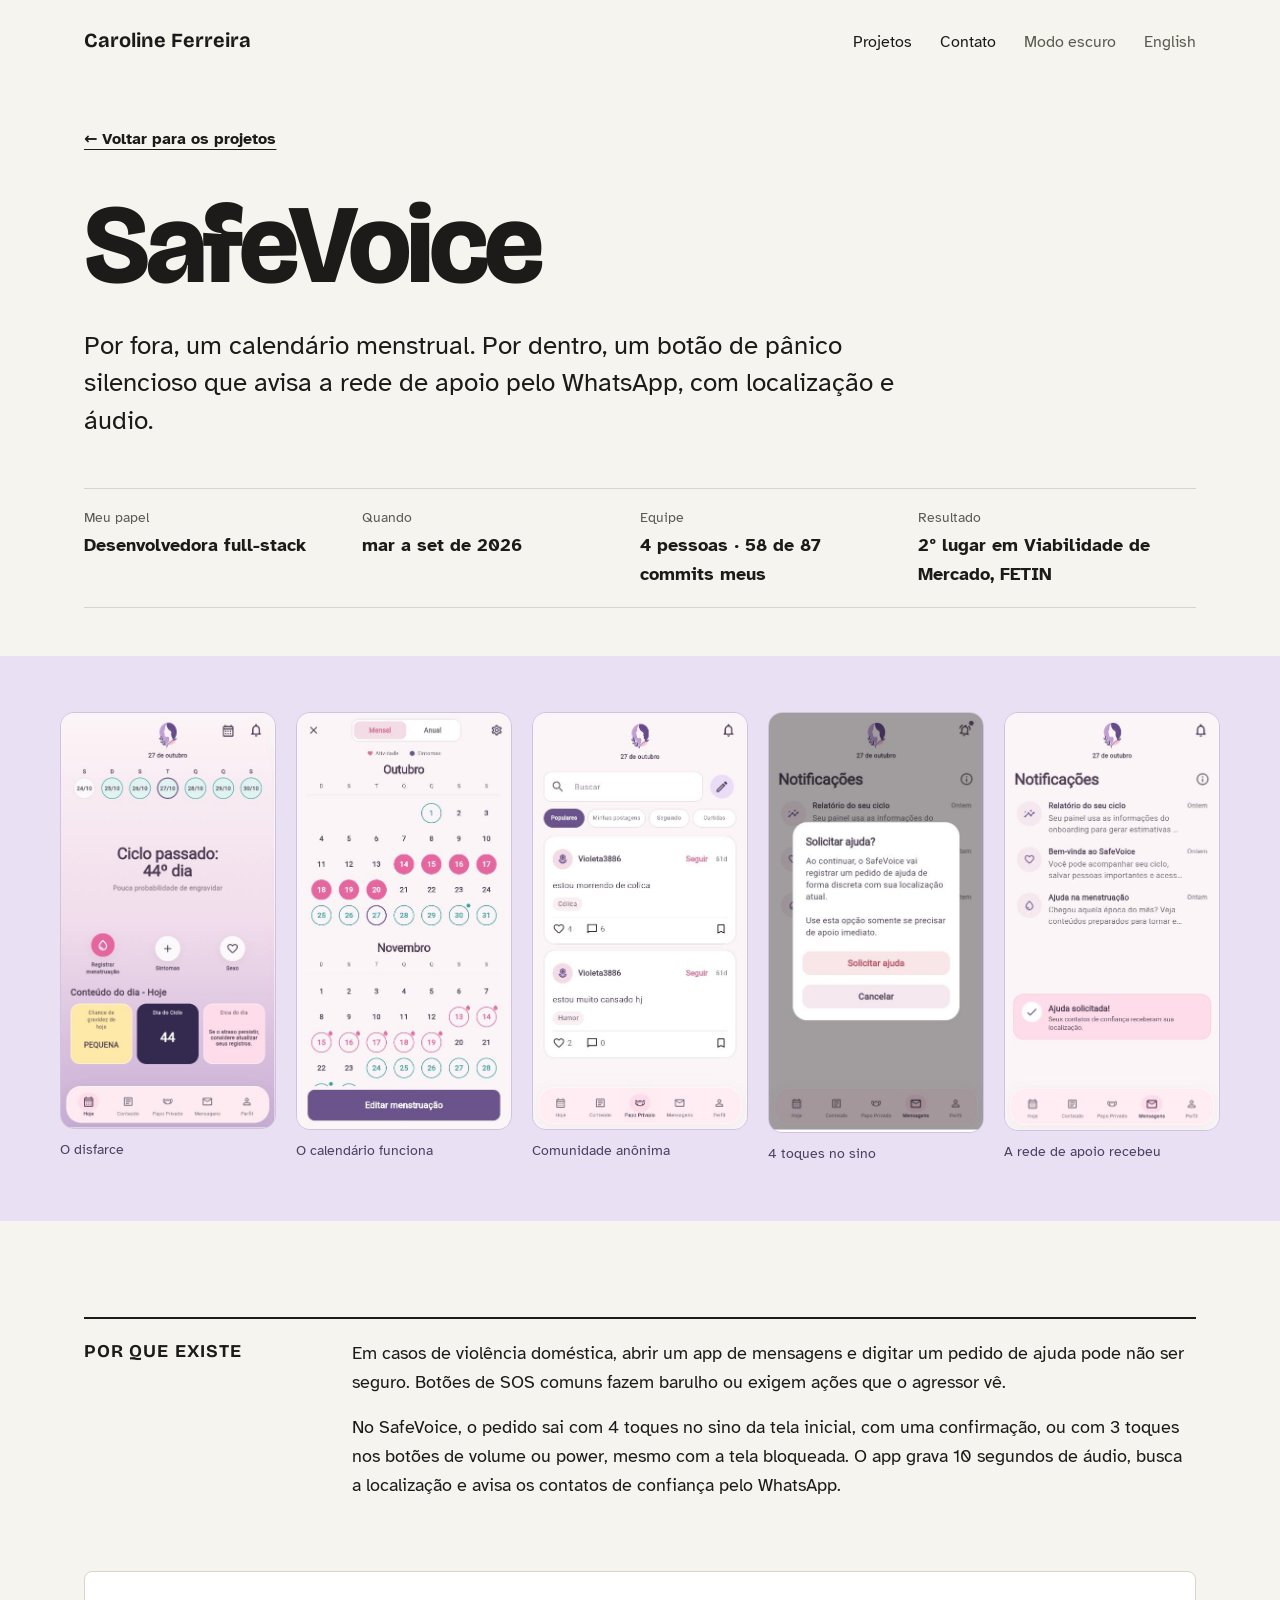
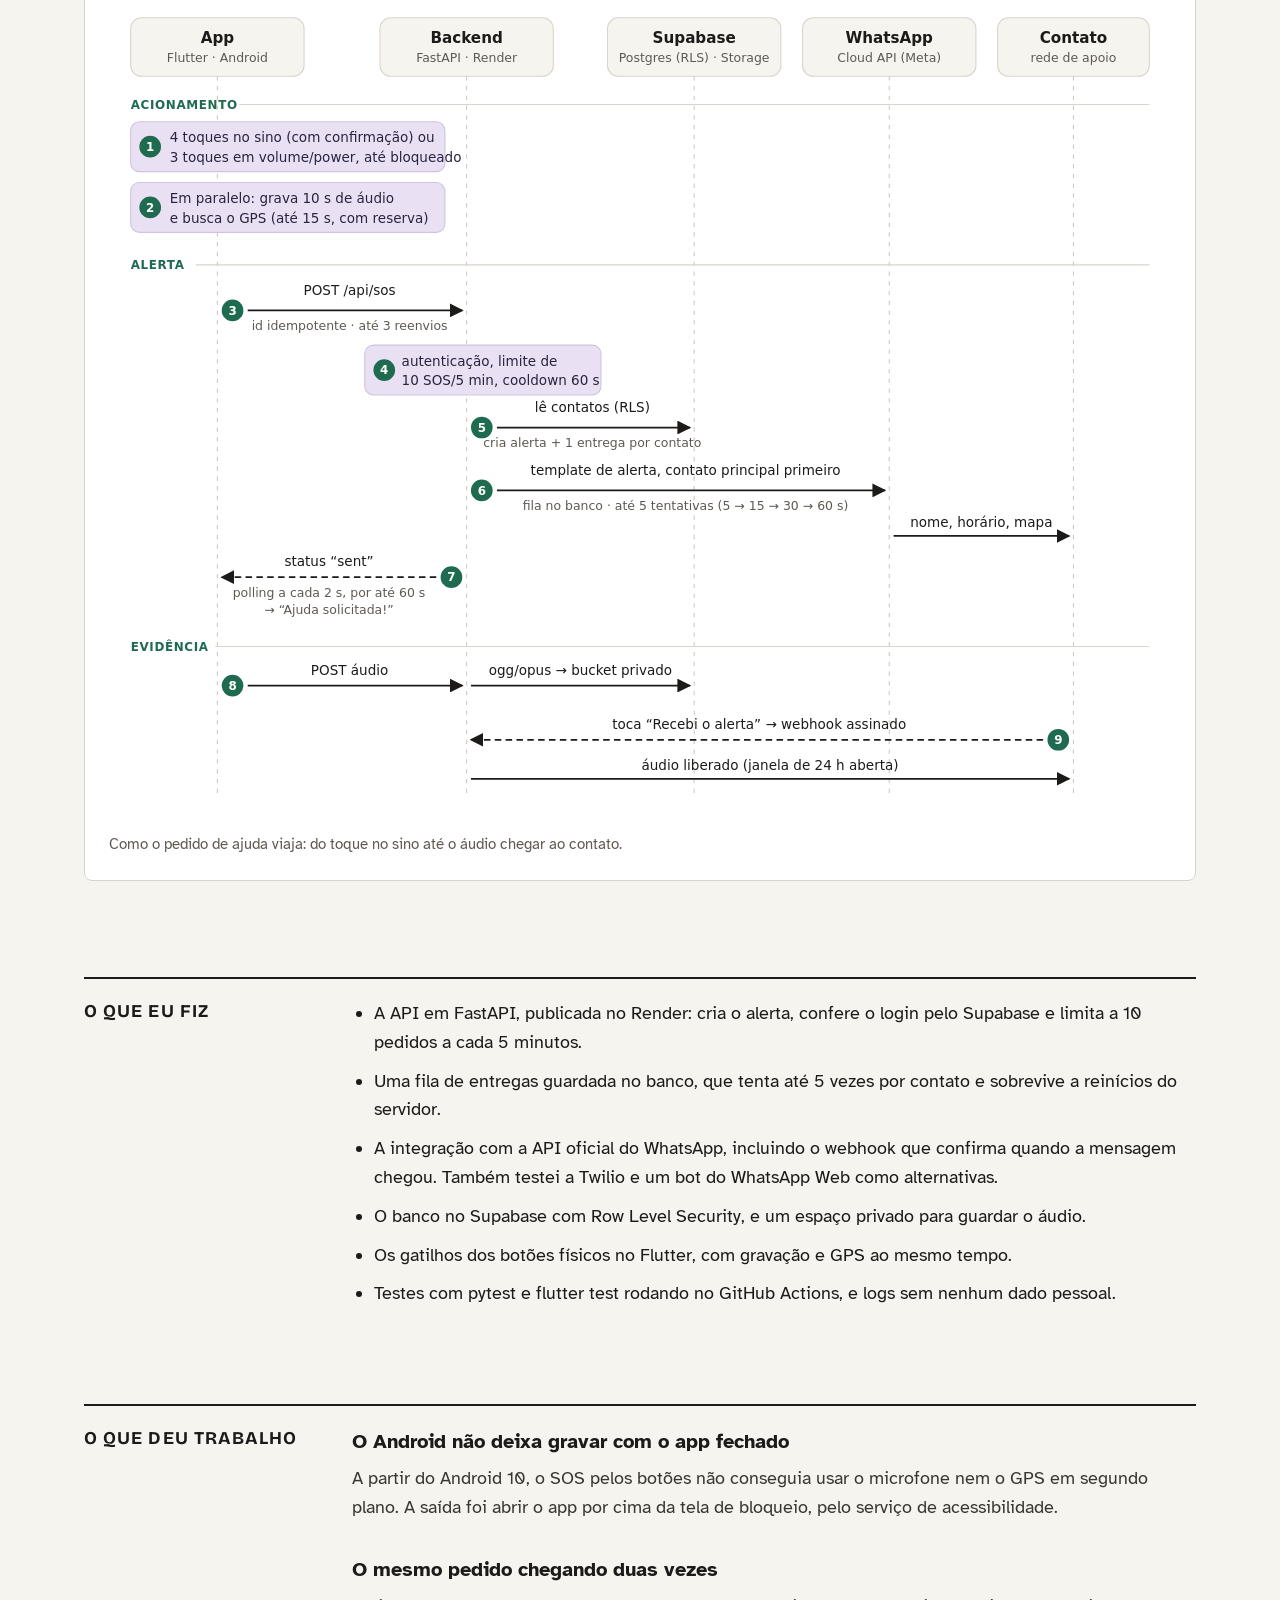
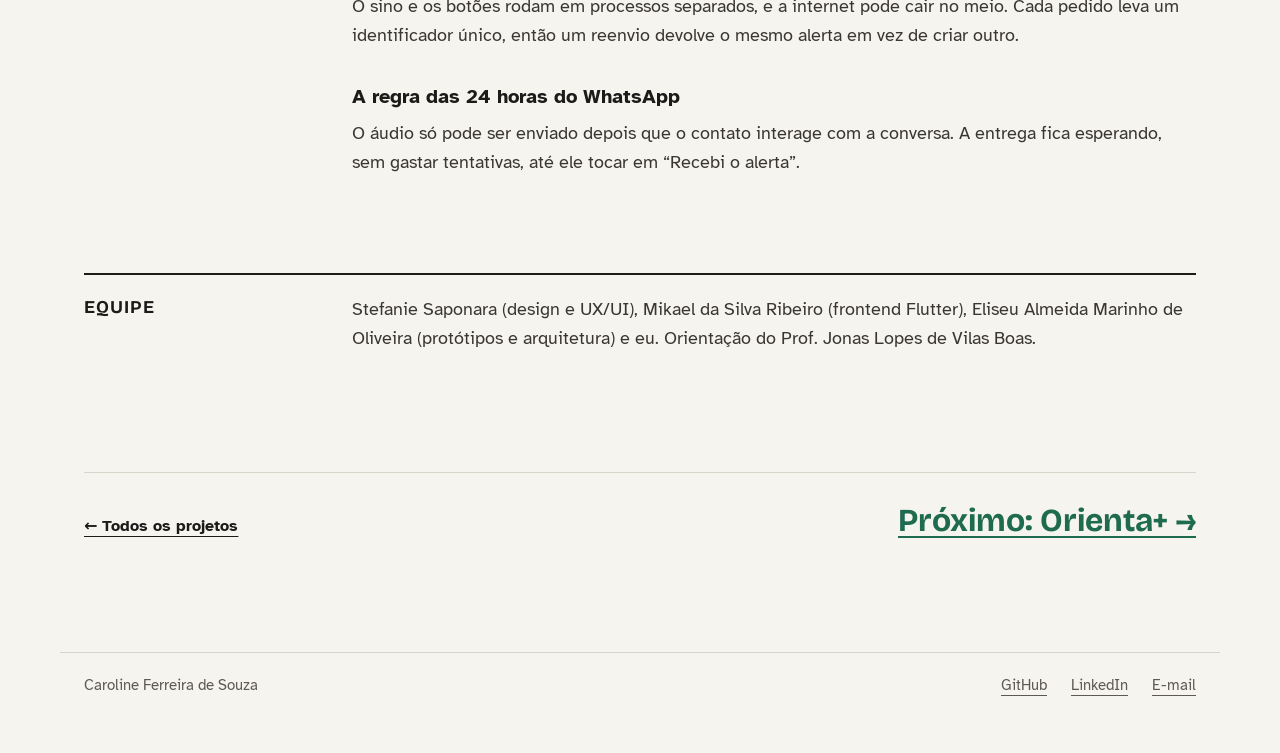
<file: projetos/safevoice.html>
<!doctype html>
<html lang="pt-BR">
<head>
  <meta charset="utf-8">
  <meta name="viewport" content="width=device-width, initial-scale=1">
  <title>SafeVoice · Estudo de caso · Caroline Ferreira</title>
  <meta name="description" content="SafeVoice: app de emergência disfarçado de calendário menstrual que envia localização e áudio pelo WhatsApp. 2º lugar em Viabilidade de Mercado na FETIN 2026.">
  <link rel="canonical" href="https://carolferreira-dev.github.io/portifolio/projetos/safevoice.html">
  <link rel="alternate" hreflang="pt-BR" href="https://carolferreira-dev.github.io/portifolio/projetos/safevoice.html">
  <link rel="alternate" hreflang="en" href="https://carolferreira-dev.github.io/portifolio/en/projects/safevoice.html">
  <meta property="og:type" content="article">
  <meta property="og:title" content="SafeVoice · Estudo de caso">
  <meta property="og:description" content="App de emergência discreto com backend em FastAPI, fila de entregas e WhatsApp.">
  <meta property="og:url" content="https://carolferreira-dev.github.io/portifolio/projetos/safevoice.html">
  <link rel="icon" href="../favicon.svg" type="image/svg+xml">
  <script>try { var t = localStorage.getItem('theme'); if (t === 'light' || t === 'dark') document.documentElement.dataset.theme = t; } catch (e) {}</script>
  <link rel="preconnect" href="https://fonts.googleapis.com">
  <link rel="preconnect" href="https://fonts.gstatic.com" crossorigin>
  <link href="https://fonts.googleapis.com/css2?family=Bricolage+Grotesque:opsz,wght@12..96,700;12..96,800&family=Atkinson+Hyperlegible:ital,wght@0,400;0,700;1,400&display=swap" rel="stylesheet">
  <link rel="stylesheet" href="../assets/css/style.css?v=2">
  <script src="../assets/js/main.js?v=2" defer></script>
</head>
<body>
  <a class="skip-link" href="#conteudo">Pular para o conteúdo</a>

  <header class="site-header">
    <div class="wrap">
      <a class="brand" href="../">Caroline Ferreira</a>
      <nav class="nav" aria-label="Principal">
        <a href="../#projetos">Projetos</a>
        <a href="../#contato">Contato</a>
        <button class="theme-toggle" type="button" data-label-dark="Modo escuro" data-label-light="Modo claro">Modo escuro</button>
        <a class="quiet" href="../en/projects/safevoice.html" hreflang="en" lang="en">English</a>
      </nav>
    </div>
  </header>

  <main id="conteudo">
    <section class="case-hero wrap">
      <a class="back" href="../#projetos">← Voltar para os projetos</a>
      <h1>SafeVoice</h1>
      <p class="summary">Por fora, um calendário menstrual. Por dentro, um botão de pânico silencioso que avisa a rede de apoio pelo WhatsApp, com localização e áudio.</p>
      <dl class="facts">
        <div><dt>Meu papel</dt><dd>Desenvolvedora full-stack</dd></div>
        <div><dt>Quando</dt><dd>mar a set de 2026</dd></div>
        <div><dt>Equipe</dt><dd>4 pessoas · 58 de 87 commits meus</dd></div>
        <div><dt>Resultado</dt><dd>2º lugar em Viabilidade de Mercado, FETIN</dd></div>
      </dl>
    </section>

    <section class="gallery band-sv" aria-label="Telas do app">
      <div class="grid">
        <figure><img src="../assets/img/safevoice/01-inicio-disfarce.png" width="448" height="870" loading="lazy" alt="Tela inicial com aparência de calendário menstrual"><figcaption>O disfarce</figcaption></figure>
        <figure><img src="../assets/img/safevoice/02-calendario.png" width="447" height="869" loading="lazy" alt="Calendário do ciclo"><figcaption>O calendário funciona</figcaption></figure>
        <figure><img src="../assets/img/safevoice/04-papo-privado.png" width="447" height="869" loading="lazy" alt="Comunidade anônima Papo Privado"><figcaption>Comunidade anônima</figcaption></figure>
        <figure><img src="../assets/img/safevoice/05-sos-confirmacao.png" width="436" height="854" loading="lazy" alt="Confirmação “Solicitar ajuda?”"><figcaption>4 toques no sino</figcaption></figure>
        <figure><img src="../assets/img/safevoice/07-sos-ajuda-solicitada.png" width="436" height="849" loading="lazy" alt="Aviso “Ajuda solicitada!”"><figcaption>A rede de apoio recebeu</figcaption></figure>
      </div>
    </section>

    <section class="case-section wrap">
      <div class="cols rule-strong">
        <h2 class="label">Por que existe</h2>
        <div class="content">
          <p>Em casos de violência doméstica, abrir um app de mensagens e digitar um pedido de ajuda pode não ser seguro. Botões de SOS comuns fazem barulho ou exigem ações que o agressor vê.</p>
          <p>No SafeVoice, o pedido sai com 4 toques no sino da tela inicial, com uma confirmação, ou com 3 toques nos botões de volume ou power, mesmo com a tela bloqueada. O app grava 10 segundos de áudio, busca a localização e avisa os contatos de confiança pelo WhatsApp.</p>
        </div>
      </div>
      <figure class="diagram">
        <img src="../assets/img/diagramas/safevoice-fluxo-sos-claro.svg" width="980" height="760" loading="lazy" alt="Diagrama de sequência do SOS: o app grava áudio e busca o GPS, cria o alerta no backend, que registra no Supabase e envia pelo WhatsApp com novas tentativas; o áudio é liberado quando o contato responde.">
        <figcaption>Como o pedido de ajuda viaja: do toque no sino até o áudio chegar ao contato.</figcaption>
      </figure>
    </section>

    <section class="case-section wrap">
      <div class="cols rule-strong">
        <h2 class="label">O que eu fiz</h2>
        <ul class="content">
          <li>A API em FastAPI, publicada no Render: cria o alerta, confere o login pelo Supabase e limita a 10 pedidos a cada 5 minutos.</li>
          <li>Uma fila de entregas guardada no banco, que tenta até 5 vezes por contato e sobrevive a reinícios do servidor.</li>
          <li>A integração com a API oficial do WhatsApp, incluindo o webhook que confirma quando a mensagem chegou. Também testei a Twilio e um bot do WhatsApp Web como alternativas.</li>
          <li>O banco no Supabase com Row Level Security, e um espaço privado para guardar o áudio.</li>
          <li>Os gatilhos dos botões físicos no Flutter, com gravação e GPS ao mesmo tempo.</li>
          <li>Testes com pytest e flutter test rodando no GitHub Actions, e logs sem nenhum dado pessoal.</li>
        </ul>
      </div>
    </section>

    <section class="case-section wrap">
      <div class="cols rule-strong">
        <h2 class="label">O que deu trabalho</h2>
        <div class="content">
          <div class="challenge"><h3>O Android não deixa gravar com o app fechado</h3><p>A partir do Android 10, o SOS pelos botões não conseguia usar o microfone nem o GPS em segundo plano. A saída foi abrir o app por cima da tela de bloqueio, pelo serviço de acessibilidade.</p></div>
          <div class="challenge"><h3>O mesmo pedido chegando duas vezes</h3><p>O sino e os botões rodam em processos separados, e a internet pode cair no meio. Cada pedido leva um identificador único, então um reenvio devolve o mesmo alerta em vez de criar outro.</p></div>
          <div class="challenge"><h3>A regra das 24 horas do WhatsApp</h3><p>O áudio só pode ser enviado depois que o contato interage com a conversa. A entrega fica esperando, sem gastar tentativas, até ele tocar em “Recebi o alerta”.</p></div>
        </div>
      </div>
    </section>

    <section class="case-section wrap">
      <div class="cols rule-strong">
        <h2 class="label">Equipe</h2>
        <p class="content team">Stefanie Saponara (design e UX/UI), Mikael da Silva Ribeiro (frontend Flutter), Eliseu Almeida Marinho de Oliveira (protótipos e arquitetura) e eu. Orientação do Prof. Jonas Lopes de Vilas Boas.</p>
      </div>
    </section>

    <nav class="case-next" aria-label="Outros projetos">
      <div class="wrap"><div class="rule">
        <a class="back" href="../#projetos">← Todos os projetos</a>
        <a class="next" href="orienta-plus.html">Próximo: Orienta+ →</a>
      </div></div>
    </nav>
  </main>

  <footer class="site-footer">
    <div class="wrap">
      <span>Caroline Ferreira de Souza</span>
      <nav aria-label="Redes">
        <a href="https://github.com/carolferreira-dev" rel="me">GitHub</a>
        <a href="https://www.linkedin.com/in/carolineferreiradesouza" rel="me">LinkedIn</a>
        <a href="mailto:carolferreira.dev@gmail.com">E-mail</a>
      </nav>
    </div>
  </footer>
</body>
</html>
</file>
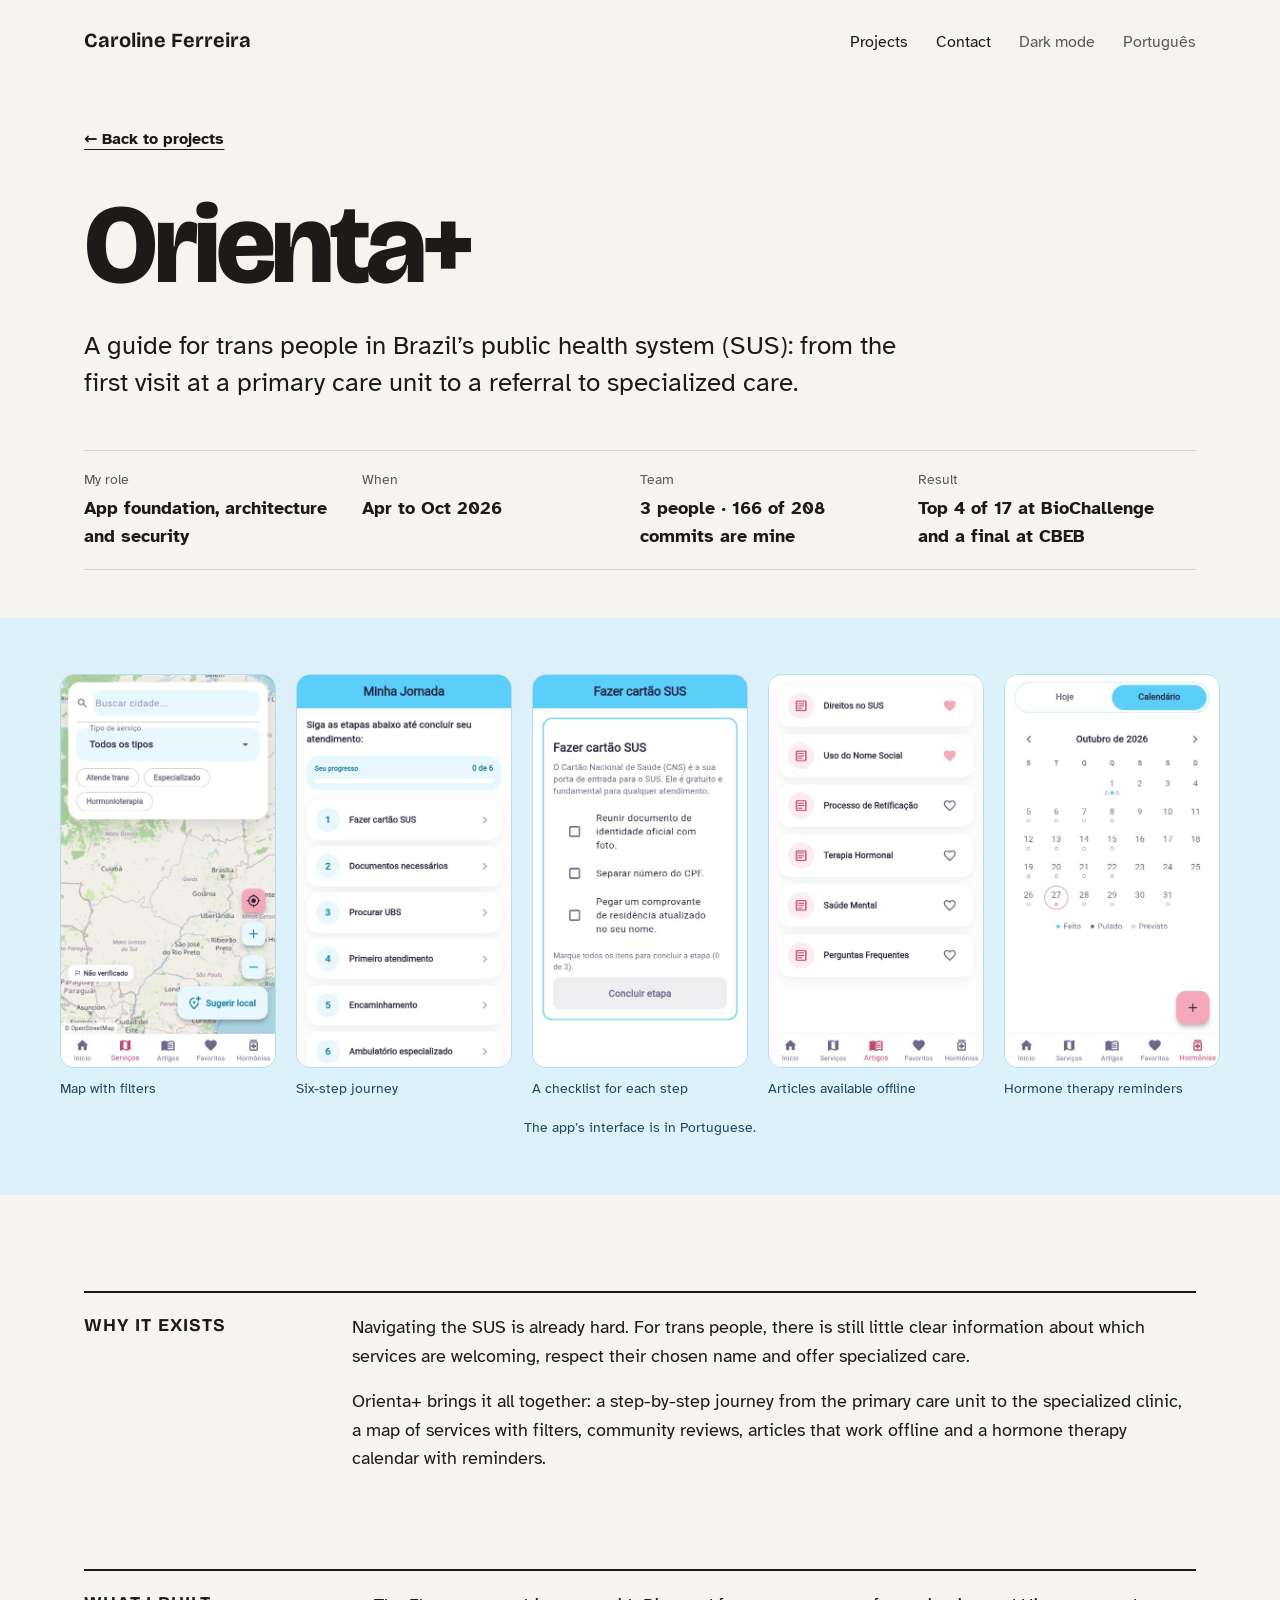
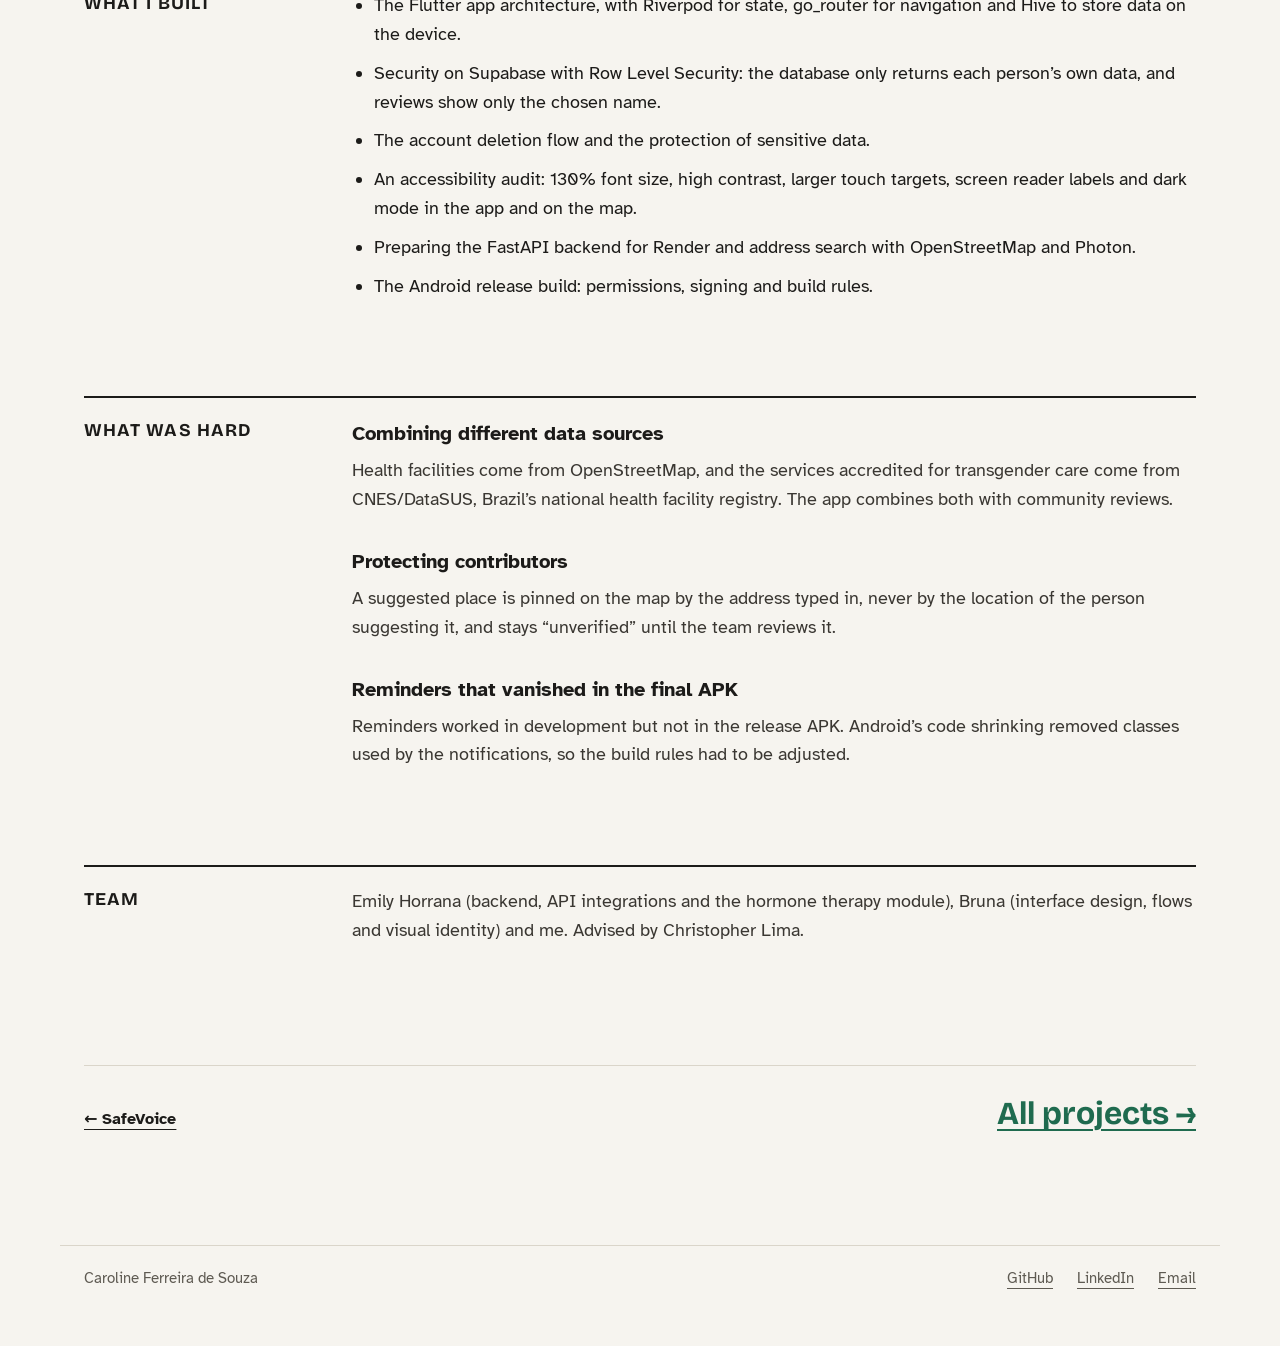
<file: en/projects/orienta-plus.html>
<!doctype html>
<html lang="en">
<head>
  <meta charset="utf-8">
  <meta name="viewport" content="width=device-width, initial-scale=1">
  <title>Orienta+ · Case study · Caroline Ferreira</title>
  <meta name="description" content="Orienta+: a Flutter app that guides trans people through Brazil’s public health system. Top 4 at BioChallenge 2026 and CBEB 2026 finalist.">
  <link rel="canonical" href="https://carolferreira-dev.github.io/portifolio/en/projects/orienta-plus.html">
  <link rel="alternate" hreflang="pt-BR" href="https://carolferreira-dev.github.io/portifolio/projetos/orienta-plus.html">
  <link rel="alternate" hreflang="en" href="https://carolferreira-dev.github.io/portifolio/en/projects/orienta-plus.html">
  <meta property="og:type" content="article">
  <meta property="og:title" content="Orienta+ · Case study">
  <meta property="og:description" content="An app that guides trans people through Brazil’s public health system, with a services map, a guided journey and offline content.">
  <meta property="og:url" content="https://carolferreira-dev.github.io/portifolio/en/projects/orienta-plus.html">
  <link rel="icon" href="../../favicon.svg" type="image/svg+xml">
  <script>try { var t = localStorage.getItem('theme'); if (t === 'light' || t === 'dark') document.documentElement.dataset.theme = t; } catch (e) {}</script>
  <link rel="preconnect" href="https://fonts.googleapis.com">
  <link rel="preconnect" href="https://fonts.gstatic.com" crossorigin>
  <link href="https://fonts.googleapis.com/css2?family=Bricolage+Grotesque:opsz,wght@12..96,700;12..96,800&family=Atkinson+Hyperlegible:ital,wght@0,400;0,700;1,400&display=swap" rel="stylesheet">
  <link rel="stylesheet" href="../../assets/css/style.css?v=2">
  <script src="../../assets/js/main.js?v=2" defer></script>
</head>
<body>
  <a class="skip-link" href="#content">Skip to content</a>

  <header class="site-header">
    <div class="wrap">
      <a class="brand" href="../">Caroline Ferreira</a>
      <nav class="nav" aria-label="Main">
        <a href="../#projects">Projects</a>
        <a href="../#contact">Contact</a>
        <button class="theme-toggle" type="button" data-label-dark="Dark mode" data-label-light="Light mode">Dark mode</button>
        <a class="quiet" href="../../projetos/orienta-plus.html" hreflang="pt-BR" lang="pt-BR">Português</a>
      </nav>
    </div>
  </header>

  <main id="content">
    <section class="case-hero wrap">
      <a class="back" href="../#projects">← Back to projects</a>
      <h1>Orienta+</h1>
      <p class="summary">A guide for trans people in Brazil’s public health system (SUS): from the first visit at a primary care unit to a referral to specialized care.</p>
      <dl class="facts">
        <div><dt>My role</dt><dd>App foundation, architecture and security</dd></div>
        <div><dt>When</dt><dd>Apr to Oct 2026</dd></div>
        <div><dt>Team</dt><dd>3 people · 166 of 208 commits are mine</dd></div>
        <div><dt>Result</dt><dd>Top 4 of 17 at BioChallenge and a final at CBEB</dd></div>
      </dl>
    </section>

    <section class="gallery band-op" aria-label="App screens">
      <div class="grid">
        <figure><img src="../../assets/img/orienta/05-mapa-servicos.png" width="450" height="825" loading="lazy" alt="Map of services with filters for trans-friendly, specialized and hormone therapy services"><figcaption>Map with filters</figcaption></figure>
        <figure><img src="../../assets/img/orienta/06-jornada.png" width="450" height="825" loading="lazy" alt="Six-step guided journey"><figcaption>Six-step journey</figcaption></figure>
        <figure><img src="../../assets/img/orienta/07-etapa-checklist.png" width="450" height="825" loading="lazy" alt="Checklist for the “Get your SUS card” step"><figcaption>A checklist for each step</figcaption></figure>
        <figure><img src="../../assets/img/orienta/08-base-conhecimento.png" width="450" height="825" loading="lazy" alt="Knowledge base articles"><figcaption>Articles available offline</figcaption></figure>
        <figure><img src="../../assets/img/orienta/10-hormonizacao-calendario.png" width="450" height="825" loading="lazy" alt="Hormone therapy calendar with doses taken, skipped and planned"><figcaption>Hormone therapy reminders</figcaption></figure>
      </div>
      <p class="ui-note">The app’s interface is in Portuguese.</p>
    </section>

    <section class="case-section wrap">
      <div class="cols rule-strong">
        <h2 class="label">Why it exists</h2>
        <div class="content">
          <p>Navigating the SUS is already hard. For trans people, there is still little clear information about which services are welcoming, respect their chosen name and offer specialized care.</p>
          <p>Orienta+ brings it all together: a step-by-step journey from the primary care unit to the specialized clinic, a map of services with filters, community reviews, articles that work offline and a hormone therapy calendar with reminders.</p>
        </div>
      </div>
    </section>

    <section class="case-section wrap">
      <div class="cols rule-strong">
        <h2 class="label">What I built</h2>
        <ul class="content">
          <li>The Flutter app architecture, with Riverpod for state, go_router for navigation and Hive to store data on the device.</li>
          <li>Security on Supabase with Row Level Security: the database only returns each person’s own data, and reviews show only the chosen name.</li>
          <li>The account deletion flow and the protection of sensitive data.</li>
          <li>An accessibility audit: 130% font size, high contrast, larger touch targets, screen reader labels and dark mode in the app and on the map.</li>
          <li>Preparing the FastAPI backend for Render and address search with OpenStreetMap and Photon.</li>
          <li>The Android release build: permissions, signing and build rules.</li>
        </ul>
      </div>
    </section>

    <section class="case-section wrap">
      <div class="cols rule-strong">
        <h2 class="label">What was hard</h2>
        <div class="content">
          <div class="challenge"><h3>Combining different data sources</h3><p>Health facilities come from OpenStreetMap, and the services accredited for transgender care come from CNES/DataSUS, Brazil’s national health facility registry. The app combines both with community reviews.</p></div>
          <div class="challenge"><h3>Protecting contributors</h3><p>A suggested place is pinned on the map by the address typed in, never by the location of the person suggesting it, and stays “unverified” until the team reviews it.</p></div>
          <div class="challenge"><h3>Reminders that vanished in the final APK</h3><p>Reminders worked in development but not in the release APK. Android’s code shrinking removed classes used by the notifications, so the build rules had to be adjusted.</p></div>
        </div>
      </div>
    </section>

    <section class="case-section wrap">
      <div class="cols rule-strong">
        <h2 class="label">Team</h2>
        <p class="content team">Emily Horrana (backend, API integrations and the hormone therapy module), Bruna (interface design, flows and visual identity) and me. Advised by Christopher Lima.</p>
      </div>
    </section>

    <nav class="case-next" aria-label="Other projects">
      <div class="wrap"><div class="rule">
        <a class="back" href="safevoice.html">← SafeVoice</a>
        <a class="next" href="../#projects">All projects →</a>
      </div></div>
    </nav>
  </main>

  <footer class="site-footer">
    <div class="wrap">
      <span>Caroline Ferreira de Souza</span>
      <nav aria-label="Profiles">
        <a href="https://github.com/carolferreira-dev" rel="me">GitHub</a>
        <a href="https://www.linkedin.com/in/carolineferreiradesouza" rel="me">LinkedIn</a>
        <a href="mailto:carolferreira.dev@gmail.com">Email</a>
      </nav>
    </div>
  </footer>
</body>
</html>
</file>
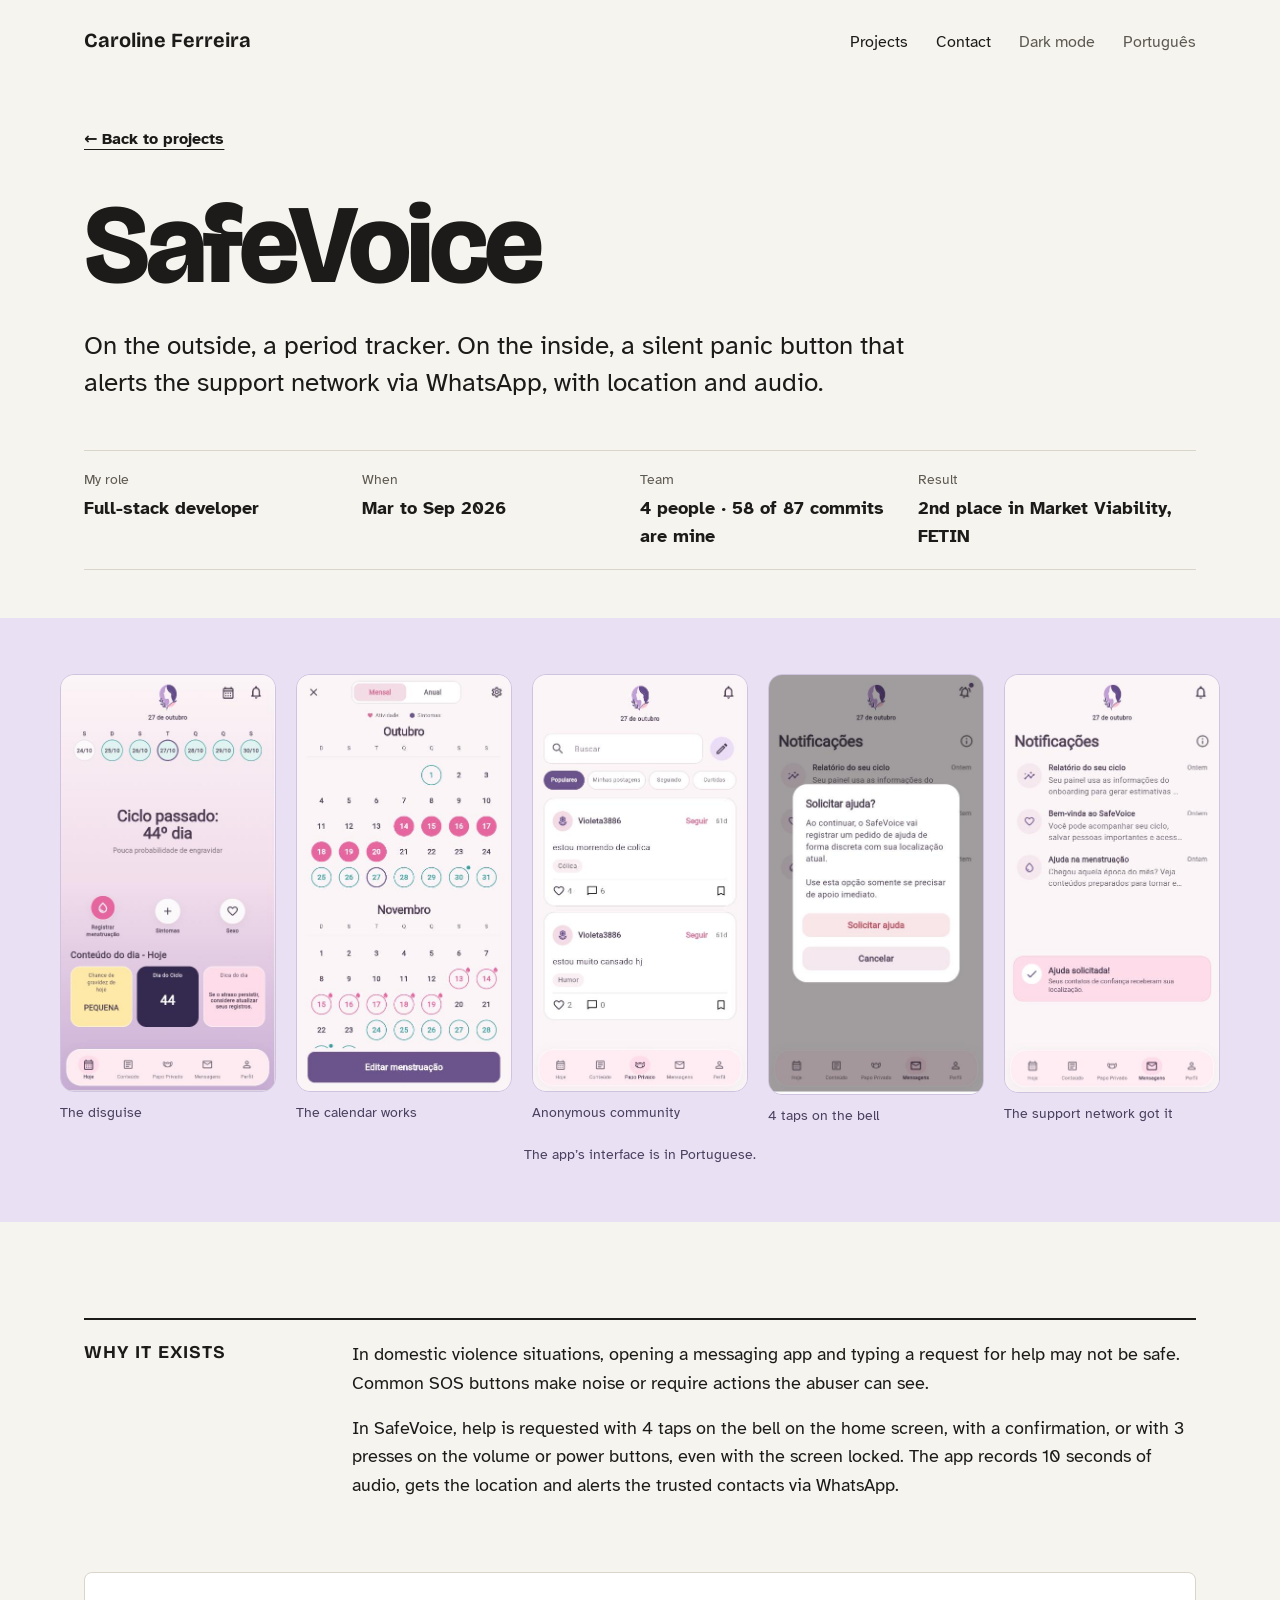
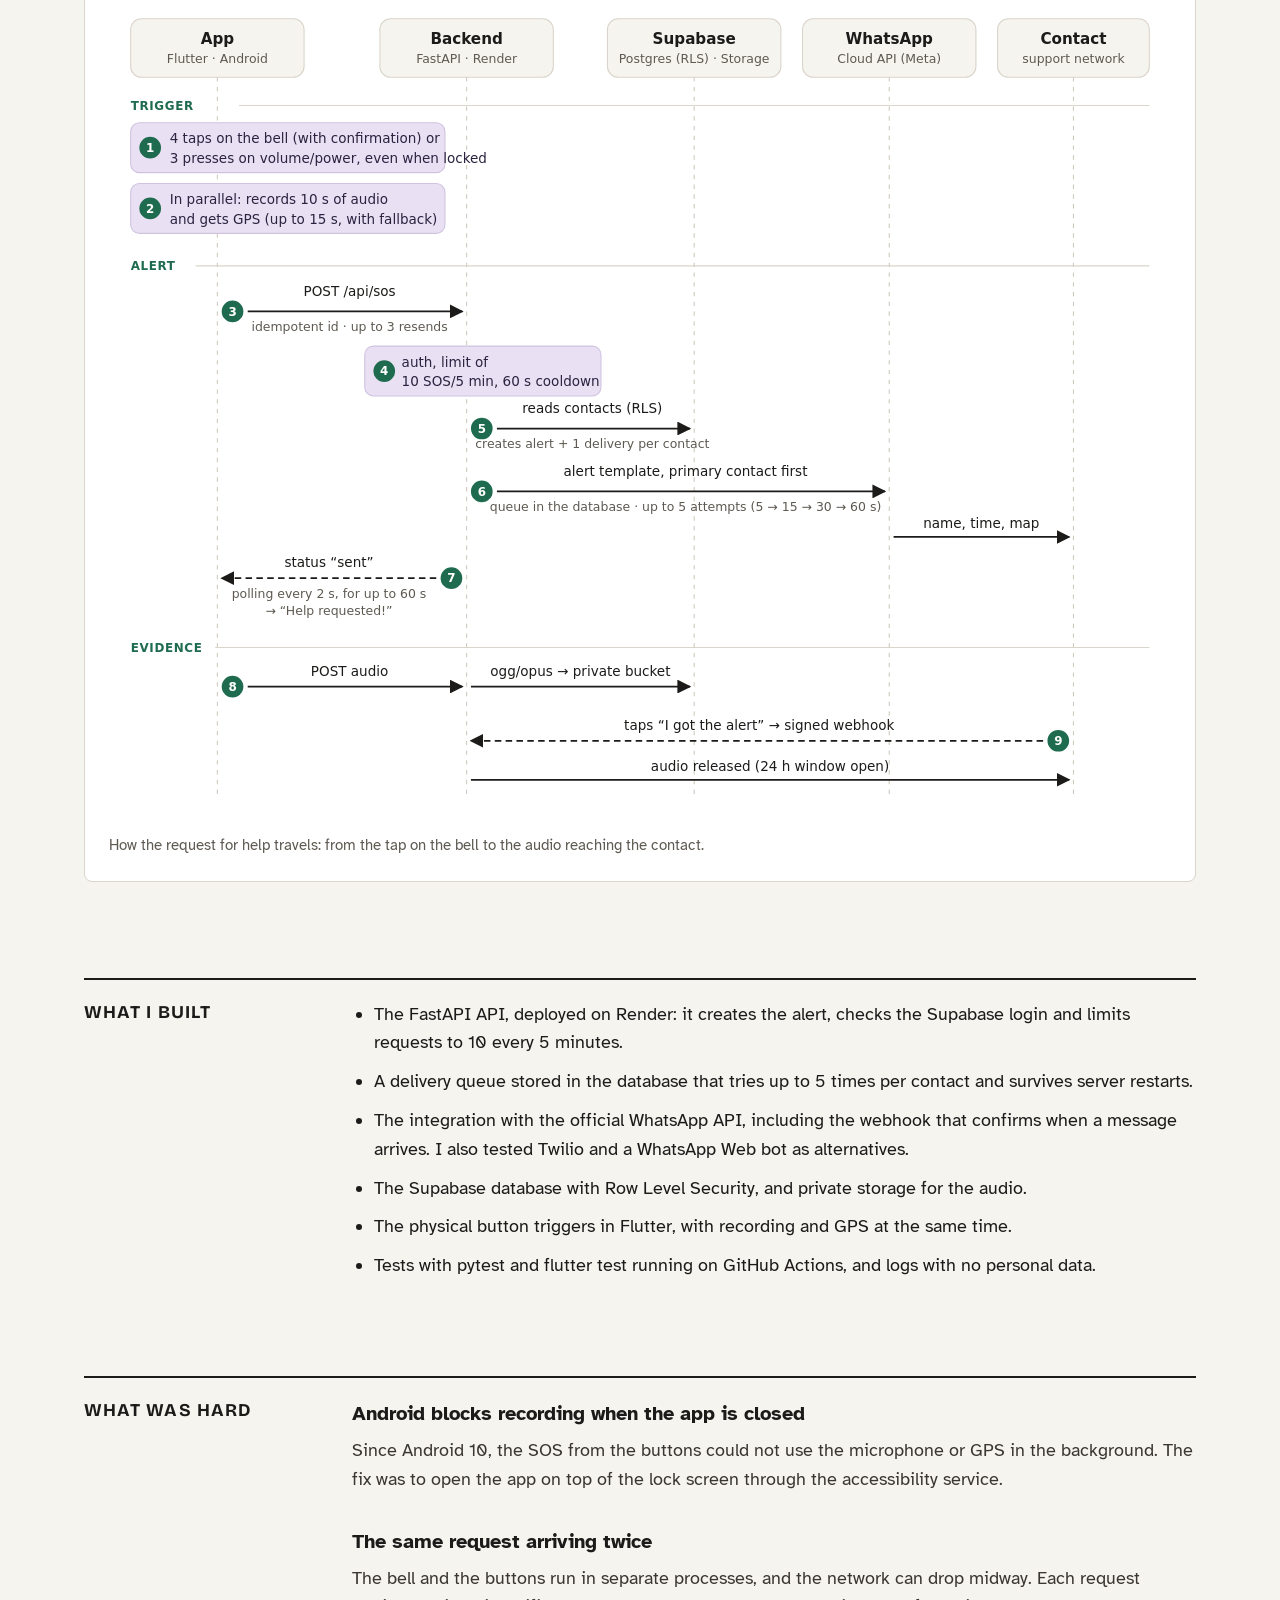
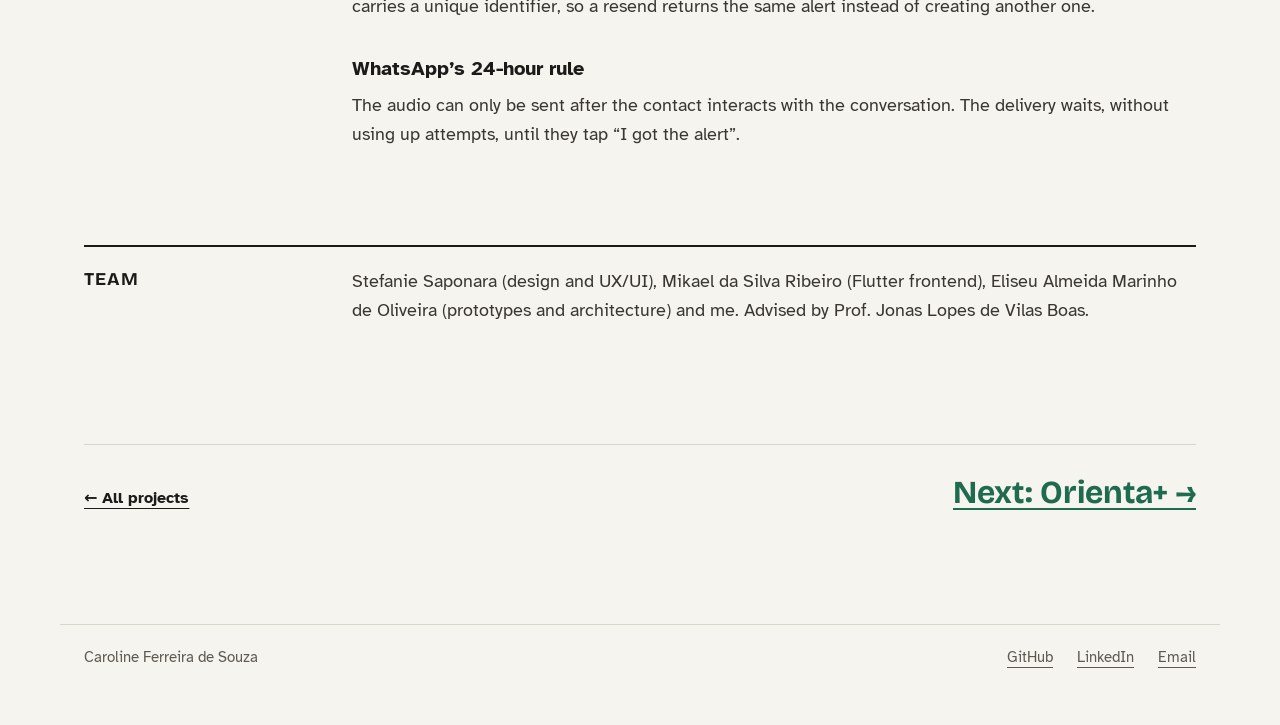
<file: en/projects/safevoice.html>
<!doctype html>
<html lang="en">
<head>
  <meta charset="utf-8">
  <meta name="viewport" content="width=device-width, initial-scale=1">
  <title>SafeVoice · Case study · Caroline Ferreira</title>
  <meta name="description" content="SafeVoice: an emergency app disguised as a period tracker that sends location and audio via WhatsApp. 2nd place in Market Viability at FETIN 2026.">
  <link rel="canonical" href="https://carolferreira-dev.github.io/portifolio/en/projects/safevoice.html">
  <link rel="alternate" hreflang="pt-BR" href="https://carolferreira-dev.github.io/portifolio/projetos/safevoice.html">
  <link rel="alternate" hreflang="en" href="https://carolferreira-dev.github.io/portifolio/en/projects/safevoice.html">
  <meta property="og:type" content="article">
  <meta property="og:title" content="SafeVoice · Case study">
  <meta property="og:description" content="A discreet emergency app with a FastAPI backend, a delivery queue and WhatsApp.">
  <meta property="og:url" content="https://carolferreira-dev.github.io/portifolio/en/projects/safevoice.html">
  <link rel="icon" href="../../favicon.svg" type="image/svg+xml">
  <script>try { var t = localStorage.getItem('theme'); if (t === 'light' || t === 'dark') document.documentElement.dataset.theme = t; } catch (e) {}</script>
  <link rel="preconnect" href="https://fonts.googleapis.com">
  <link rel="preconnect" href="https://fonts.gstatic.com" crossorigin>
  <link href="https://fonts.googleapis.com/css2?family=Bricolage+Grotesque:opsz,wght@12..96,700;12..96,800&family=Atkinson+Hyperlegible:ital,wght@0,400;0,700;1,400&display=swap" rel="stylesheet">
  <link rel="stylesheet" href="../../assets/css/style.css?v=2">
  <script src="../../assets/js/main.js?v=2" defer></script>
</head>
<body>
  <a class="skip-link" href="#content">Skip to content</a>

  <header class="site-header">
    <div class="wrap">
      <a class="brand" href="../">Caroline Ferreira</a>
      <nav class="nav" aria-label="Main">
        <a href="../#projects">Projects</a>
        <a href="../#contact">Contact</a>
        <button class="theme-toggle" type="button" data-label-dark="Dark mode" data-label-light="Light mode">Dark mode</button>
        <a class="quiet" href="../../projetos/safevoice.html" hreflang="pt-BR" lang="pt-BR">Português</a>
      </nav>
    </div>
  </header>

  <main id="content">
    <section class="case-hero wrap">
      <a class="back" href="../#projects">← Back to projects</a>
      <h1>SafeVoice</h1>
      <p class="summary">On the outside, a period tracker. On the inside, a silent panic button that alerts the support network via WhatsApp, with location and audio.</p>
      <dl class="facts">
        <div><dt>My role</dt><dd>Full-stack developer</dd></div>
        <div><dt>When</dt><dd>Mar to Sep 2026</dd></div>
        <div><dt>Team</dt><dd>4 people · 58 of 87 commits are mine</dd></div>
        <div><dt>Result</dt><dd>2nd place in Market Viability, FETIN</dd></div>
      </dl>
    </section>

    <section class="gallery band-sv" aria-label="App screens">
      <div class="grid">
        <figure><img src="../../assets/img/safevoice/01-inicio-disfarce.png" width="448" height="870" loading="lazy" alt="Home screen that looks like a period tracker"><figcaption>The disguise</figcaption></figure>
        <figure><img src="../../assets/img/safevoice/02-calendario.png" width="447" height="869" loading="lazy" alt="Cycle calendar"><figcaption>The calendar works</figcaption></figure>
        <figure><img src="../../assets/img/safevoice/04-papo-privado.png" width="447" height="869" loading="lazy" alt="Anonymous community"><figcaption>Anonymous community</figcaption></figure>
        <figure><img src="../../assets/img/safevoice/05-sos-confirmacao.png" width="436" height="854" loading="lazy" alt="Help request confirmation"><figcaption>4 taps on the bell</figcaption></figure>
        <figure><img src="../../assets/img/safevoice/07-sos-ajuda-solicitada.png" width="436" height="849" loading="lazy" alt="Help requested message"><figcaption>The support network got it</figcaption></figure>
      </div>
      <p class="ui-note">The app’s interface is in Portuguese.</p>
    </section>

    <section class="case-section wrap">
      <div class="cols rule-strong">
        <h2 class="label">Why it exists</h2>
        <div class="content">
          <p>In domestic violence situations, opening a messaging app and typing a request for help may not be safe. Common SOS buttons make noise or require actions the abuser can see.</p>
          <p>In SafeVoice, help is requested with 4 taps on the bell on the home screen, with a confirmation, or with 3 presses on the volume or power buttons, even with the screen locked. The app records 10 seconds of audio, gets the location and alerts the trusted contacts via WhatsApp.</p>
        </div>
      </div>
      <figure class="diagram">
        <img src="../../assets/img/diagramas/safevoice-sos-flow-light.svg" width="980" height="760" loading="lazy" alt="SOS sequence diagram: the app records audio and gets GPS, creates the alert on the backend, which stores it in Supabase and sends it via WhatsApp with retries; the audio is released when the contact replies.">
        <figcaption>How the request for help travels: from the tap on the bell to the audio reaching the contact.</figcaption>
      </figure>
    </section>

    <section class="case-section wrap">
      <div class="cols rule-strong">
        <h2 class="label">What I built</h2>
        <ul class="content">
          <li>The FastAPI API, deployed on Render: it creates the alert, checks the Supabase login and limits requests to 10 every 5 minutes.</li>
          <li>A delivery queue stored in the database that tries up to 5 times per contact and survives server restarts.</li>
          <li>The integration with the official WhatsApp API, including the webhook that confirms when a message arrives. I also tested Twilio and a WhatsApp Web bot as alternatives.</li>
          <li>The Supabase database with Row Level Security, and private storage for the audio.</li>
          <li>The physical button triggers in Flutter, with recording and GPS at the same time.</li>
          <li>Tests with pytest and flutter test running on GitHub Actions, and logs with no personal data.</li>
        </ul>
      </div>
    </section>

    <section class="case-section wrap">
      <div class="cols rule-strong">
        <h2 class="label">What was hard</h2>
        <div class="content">
          <div class="challenge"><h3>Android blocks recording when the app is closed</h3><p>Since Android 10, the SOS from the buttons could not use the microphone or GPS in the background. The fix was to open the app on top of the lock screen through the accessibility service.</p></div>
          <div class="challenge"><h3>The same request arriving twice</h3><p>The bell and the buttons run in separate processes, and the network can drop midway. Each request carries a unique identifier, so a resend returns the same alert instead of creating another one.</p></div>
          <div class="challenge"><h3>WhatsApp’s 24-hour rule</h3><p>The audio can only be sent after the contact interacts with the conversation. The delivery waits, without using up attempts, until they tap “I got the alert”.</p></div>
        </div>
      </div>
    </section>

    <section class="case-section wrap">
      <div class="cols rule-strong">
        <h2 class="label">Team</h2>
        <p class="content team">Stefanie Saponara (design and UX/UI), Mikael da Silva Ribeiro (Flutter frontend), Eliseu Almeida Marinho de Oliveira (prototypes and architecture) and me. Advised by Prof. Jonas Lopes de Vilas Boas.</p>
      </div>
    </section>

    <nav class="case-next" aria-label="Other projects">
      <div class="wrap"><div class="rule">
        <a class="back" href="../#projects">← All projects</a>
        <a class="next" href="orienta-plus.html">Next: Orienta+ →</a>
      </div></div>
    </nav>
  </main>

  <footer class="site-footer">
    <div class="wrap">
      <span>Caroline Ferreira de Souza</span>
      <nav aria-label="Profiles">
        <a href="https://github.com/carolferreira-dev" rel="me">GitHub</a>
        <a href="https://www.linkedin.com/in/carolineferreiradesouza" rel="me">LinkedIn</a>
        <a href="mailto:carolferreira.dev@gmail.com">Email</a>
      </nav>
    </div>
  </footer>
</body>
</html>
</file>
<file: assets/css/style.css>
/* ==========================================================================
   Portfólio de Caroline Ferreira de Souza
   Um único arquivo de estilo para todas as páginas (PT e EN, claro e escuro).
   Organização: 1. cores e fontes  2. base  3. cabeçalho e rodapé
                4. página inicial  5. estudos de caso  6. telas pequenas
   ========================================================================== */

/* 1. Cores e fontes. Mude aqui para mudar o site inteiro. */
:root {
  --paper: #F6F4EF;        /* fundo */
  --surface: #FFFFFF;      /* caixas, como a do diagrama */
  --ink: #1C1B19;          /* texto principal e linhas fortes */
  --text-2: #3A3732;       /* texto de apoio */
  --muted: #5E5A52;        /* rótulos, datas, legendas */
  --line: #DAD5CA;         /* linhas finas */
  --accent: #1F6B4F;       /* links de ação */
  --sv-band: #E9E1F3;      /* faixa do SafeVoice */
  --sv-line: #CFC3E0;
  --sv-caption: #4A4060;
  --op-band: #DDF1FA;      /* faixa do Orienta+ */
  --op-line: #B5DCEC;
  --op-caption: #1E4A5C;
  --display: "Bricolage Grotesque", system-ui, sans-serif;
  --body: "Atkinson Hyperlegible", system-ui, sans-serif;
  --max: 1160px;
  color-scheme: light;
}

/* Modo escuro: segue o sistema, a menos que a pessoa escolha no menu. */
@media (prefers-color-scheme: dark) {
  :root:not([data-theme="light"]) {
    --paper: #151413; --surface: #1E1D1B; --ink: #EDEAE3; --text-2: #CFCAC0; --muted: #A39E94;
    --line: #34312C; --accent: #7BD3A8;
    --sv-band: #2A2338; --sv-line: #3D3450; --sv-caption: #D9CFEA;
    --op-band: #132F3A; --op-line: #1F4A5A; --op-caption: #B5DCEC;
    color-scheme: dark;
  }
}
:root[data-theme="dark"] {
  --paper: #151413; --surface: #1E1D1B; --ink: #EDEAE3; --text-2: #CFCAC0; --muted: #A39E94;
  --line: #34312C; --accent: #7BD3A8;
  --sv-band: #2A2338; --sv-line: #3D3450; --sv-caption: #D9CFEA;
  --op-band: #132F3A; --op-line: #1F4A5A; --op-caption: #B5DCEC;
  color-scheme: dark;
}

/* 2. Base */
*, *::before, *::after { box-sizing: border-box; }
html { scroll-behavior: smooth; -webkit-text-size-adjust: 100%; }
@media (prefers-reduced-motion: reduce) { html { scroll-behavior: auto; } }
body { margin: 0; background: var(--paper); color: var(--ink); font: 18px/1.6 var(--body); }
h1, h2, h3, h4, p, figure { margin: 0; }
img { max-width: 100%; height: auto; display: block; }
a { color: var(--ink); text-underline-offset: 5px; }
a:hover { color: var(--accent); }
:focus-visible { outline: 3px solid var(--accent); outline-offset: 3px; border-radius: 4px; }

.wrap { max-width: var(--max); margin: 0 auto; padding: 0 24px; }
.skip-link { position: absolute; left: 16px; top: -60px; z-index: 10; padding: 10px 16px; background: var(--ink); color: var(--paper); border-radius: 8px; font-weight: 700; }
.skip-link:focus { top: 12px; }

/* Rótulo de seção em maiúsculas (RECONHECIMENTO, PROJETOS…) */
.label { font: 700 14px/1.4 var(--body); text-transform: uppercase; letter-spacing: 0.08em; color: var(--muted); }
.rule-strong { border-top: 2px solid var(--ink); }
.rule { border-top: 1px solid var(--line); }
.action { font-weight: 700; color: var(--accent); text-decoration-thickness: 2px; }

/* 3. Cabeçalho e rodapé */
.site-header .wrap { display: flex; flex-wrap: wrap; align-items: baseline; justify-content: space-between; gap: 12px 32px; padding-top: 28px; padding-bottom: 28px; }
.brand { font: 700 20px var(--display); text-decoration: none; }
.nav { display: flex; flex-wrap: wrap; align-items: baseline; gap: 8px 28px; font-size: 16px; }
.nav a { text-decoration: none; }
.nav .quiet, .theme-toggle { color: var(--muted); }
.theme-toggle { padding: 0; border: 0; background: none; font: inherit; cursor: pointer; }
.theme-toggle:hover { color: var(--accent); }

.site-footer .wrap { display: flex; flex-wrap: wrap; justify-content: space-between; gap: 12px; padding-top: 20px; padding-bottom: 56px; font-size: 15px; color: var(--muted); }
.site-footer nav { display: flex; gap: 24px; }
.site-footer a { color: var(--muted); }

/* 4. Página inicial */
.hero { padding-top: 64px; }
.hero-grid { display: flex; flex-wrap: wrap; align-items: center; gap: 40px 64px; }
.hero-photo { flex: 0 0 280px; width: 280px; border-radius: 14px; border: 1px solid var(--line); }
.hero-text { flex: 999 1 520px; min-width: 0; }
.kicker { font-size: 17px; color: var(--muted); margin-bottom: 16px; }
.hero h1 { font: 800 clamp(46px, 7vw, 80px)/0.98 var(--display); letter-spacing: -0.03em; }
.intro { margin-top: 28px; font-size: 22px; line-height: 1.55; max-width: 680px; }
.hero-links { margin-top: 32px; display: flex; flex-wrap: wrap; gap: 12px 28px; font-size: 17px; font-weight: 700; }

.awards-title { margin-top: 88px; }
.awards { list-style: none; margin: 14px 0 0; padding: 0; display: grid; grid-template-columns: repeat(auto-fit, minmax(260px, 1fr)); }
.awards li { padding: 20px 24px 0 0; }
.awards strong { display: block; font: 800 26px/1.15 var(--display); }
.awards span { display: block; margin-top: 6px; font-size: 16px; color: var(--text-2); }

.section { padding-top: 128px; }
.project { margin-top: 14px; padding-top: 40px; display: flex; flex-wrap: wrap; align-items: center; gap: 40px 56px; }
.project + .project { margin-top: 96px; }
.project.reverse { flex-wrap: wrap-reverse; }
.project-text { flex: 1 1 380px; min-width: 0; }
.project h3 { margin-top: 10px; font: 800 clamp(42px, 6vw, 60px)/1 var(--display); letter-spacing: -0.03em; }
.lede { margin-top: 16px; font-size: 21px; line-height: 1.5; }
.project-text .details { margin-top: 24px; color: var(--text-2); }
.stack { margin-top: 20px; font-size: 15px; color: var(--muted); }
.project-text .more { margin-top: 28px; }

.shots { flex: 1.35 1 520px; min-width: 0; padding: 40px; border-radius: 8px; display: grid; grid-template-columns: repeat(3, minmax(0, 1fr)); gap: 20px; align-items: center; }
.shots img { width: 100%; border-radius: 14px; }
.band-sv { background: var(--sv-band); }
.band-sv img { border: 1px solid var(--sv-line); }
.band-op { background: var(--op-band); }
.band-op img { border: 1px solid var(--op-line); }

.also-title { margin-top: 112px; }
.also { margin-top: 14px; display: grid; grid-template-columns: repeat(auto-fit, minmax(280px, 1fr)); gap: 0 40px; }
.also article { padding-top: 20px; }
.also h4 { font: 700 24px var(--display); }
.also p { margin: 8px 0 12px; color: var(--text-2); }
.also .links { display: flex; gap: 20px; font-weight: 700; font-size: 16px; }

.about { margin-top: 14px; padding-top: 32px; display: flex; flex-wrap: wrap; align-items: flex-start; gap: 48px 72px; }
.about-intro { flex: 1 1 340px; min-width: 0; }
.about-intro .statement { font: 700 30px/1.25 var(--display); letter-spacing: -0.01em; }
.about-intro .label { margin: 48px 0 12px; }
.about-intro p + p { margin-top: 12px; }
.timeline { flex: 1.5 1 520px; min-width: 0; list-style: none; margin: 0; padding: 0; }
.timeline li { display: flex; flex-wrap: wrap; gap: 2px 20px; padding: 18px 0; border-bottom: 1px solid var(--line); }
.timeline li:first-child { padding-top: 0; }
.timeline li:last-child { border-bottom: 0; padding-bottom: 0; }
.timeline time { flex: 0 0 150px; font-size: 15px; color: var(--muted); padding-top: 2px; }
.timeline div { flex: 1 1 300px; }
.timeline h4 { font-size: 15px; font-weight: 700; text-transform: uppercase; letter-spacing: 0.06em; margin-bottom: 2px; }
.timeline p { font-size: 16px; color: var(--text-2); }

.contact { padding-top: 152px; text-align: center; }
.contact h2 { font: 800 clamp(48px, 8vw, 88px)/1 var(--display); letter-spacing: -0.035em; }
.contact p { margin: 24px auto 0; font-size: 22px; max-width: 560px; }
.contact .email { display: inline-block; margin-top: 32px; font: 700 clamp(22px, 3.4vw, 36px) var(--display); color: var(--accent); text-underline-offset: 8px; text-decoration-thickness: 3px; overflow-wrap: anywhere; }
.site-footer { margin-top: 112px; }
.site-footer .wrap { border-top: 1px solid var(--line); }

/* 5. Estudos de caso */
.case-hero { padding-top: 40px; padding-bottom: 48px; }
.back { font-size: 16px; font-weight: 700; }
.case-hero h1 { margin-top: 40px; font: 800 clamp(56px, 10vw, 112px)/0.95 var(--display); letter-spacing: -0.04em; }
.case-hero .summary { margin-top: 28px; font-size: clamp(20px, 2.4vw, 26px); line-height: 1.45; max-width: 820px; }
.facts { margin: 48px 0 0; display: flex; flex-wrap: wrap; border-top: 1px solid var(--line); border-bottom: 1px solid var(--line); }
.facts div { flex: 1 1 220px; padding: 18px 24px 18px 0; }
.facts dt { font-size: 14px; color: var(--muted); }
.facts dd { margin: 2px 0 0; font-weight: 700; }

.gallery { padding: 56px 24px; }
.gallery .grid { max-width: var(--max); margin: 0 auto; display: grid; grid-template-columns: repeat(5, minmax(0, 1fr)); gap: 20px; }
.gallery img { width: 100%; border-radius: 14px; }
.gallery figcaption { margin-top: 10px; font-size: 14px; }
.band-sv figcaption { color: var(--sv-caption); }
.band-op figcaption { color: var(--op-caption); }
.ui-note { margin-top: 16px; text-align: center; font-size: 14px; }
.band-sv .ui-note { color: var(--sv-caption); }
.band-op .ui-note { color: var(--op-caption); }

.case-section { padding-top: 96px; }
.case-section .cols { padding-top: 20px; display: flex; flex-wrap: wrap; gap: 16px 48px; }
.case-section .cols > .label { flex: 1 1 220px; font-family: var(--display); font-size: 18px; color: var(--ink); letter-spacing: 0.06em; }
.case-section .content { flex: 999 1 640px; min-width: 0; }
.case-section .content p + p { margin-top: 16px; }
.case-section ul { margin: 0; padding-left: 22px; display: flex; flex-direction: column; gap: 10px; }
.challenge h3 { font-size: 20px; font-weight: 700; margin-bottom: 6px; }
.challenge p { color: var(--text-2); }
.challenge + .challenge { margin-top: 32px; }
.team { color: var(--text-2); }

.diagram { margin-top: 72px; background: var(--surface); border: 1px solid var(--line); border-radius: 8px; padding: 24px; overflow-x: auto; }
.diagram img { width: 100%; min-width: 700px; }
.diagram figcaption { margin-top: 12px; font-size: 15px; color: var(--muted); }

.case-next { padding-top: 120px; }
.case-next .wrap > div { padding-top: 28px; display: flex; flex-wrap: wrap; justify-content: space-between; align-items: baseline; gap: 16px; }
.case-next .next { font: 700 clamp(24px, 3vw, 32px) var(--display); color: var(--accent); text-decoration-thickness: 2px; }

/* 6. Telas pequenas */
@media (max-width: 700px) {
  body { font-size: 17px; }
  .wrap { padding: 0 20px; }
  /* Menu e links da abertura numa linha só no celular */
  .site-header .wrap { padding-top: 20px; padding-bottom: 20px; }
  .nav, .hero-links { width: 100%; flex-wrap: nowrap; justify-content: space-between; gap: 12px; white-space: nowrap; }
  .nav { font-size: 14px; }
  .hero-links { font-size: 15px; }
  .hero { padding-top: 24px; }
  .hero-photo { flex-basis: 180px; width: 180px; }
  .intro { font-size: 19px; }
  .section { padding-top: 88px; }
  .shots { padding: 20px; gap: 10px; }
  .shots img, .gallery img { border-radius: 10px; }
  .gallery .grid { grid-template-columns: repeat(2, minmax(0, 1fr)); gap: 14px; }
  .about-intro .statement { font-size: 24px; }
  .contact { padding-top: 104px; }
  .diagram { padding: 12px; }
}
.not-found { font: 800 clamp(40px, 7vw, 72px)/1 var(--display); letter-spacing: -0.03em; }

/* Telas muito estreitas: se não couber, volta a quebrar a linha em vez de vazar */
@media (max-width: 349px) {
  .nav, .hero-links { flex-wrap: wrap; justify-content: flex-start; }
}
</file>
